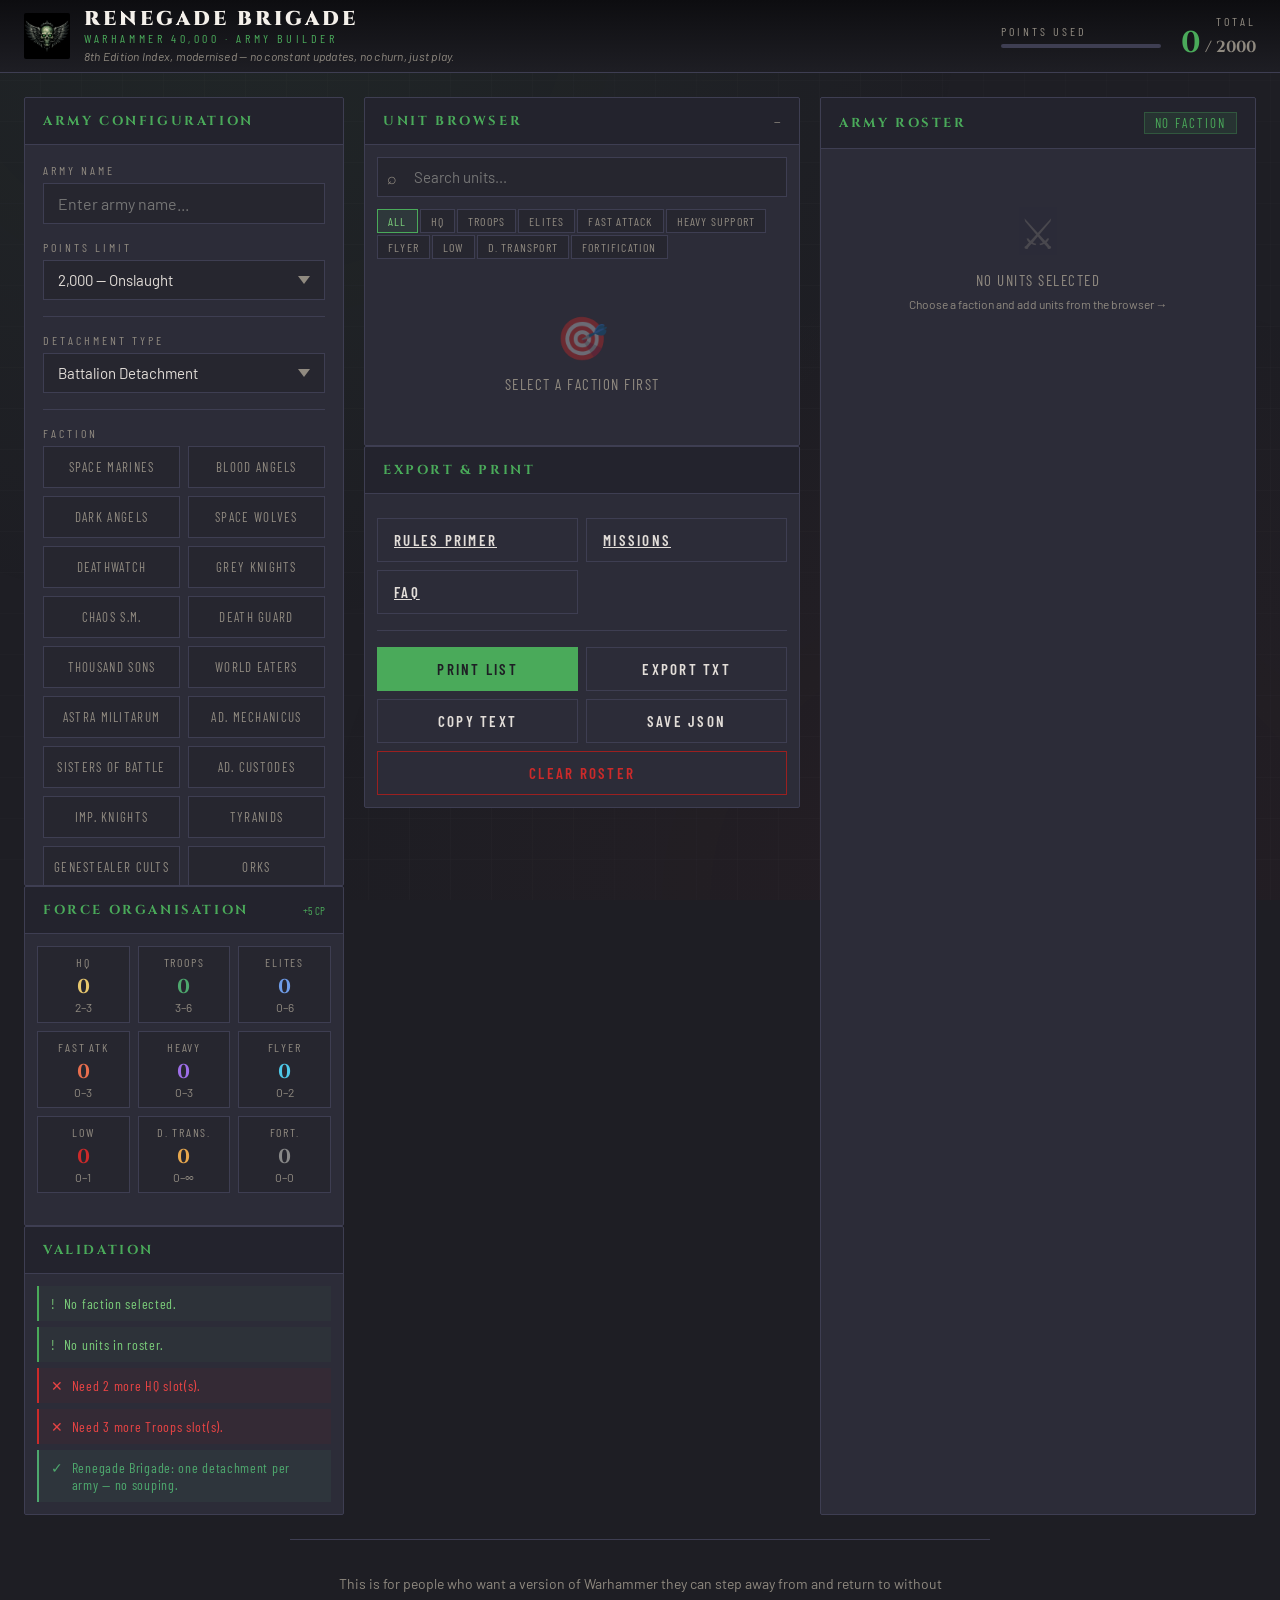
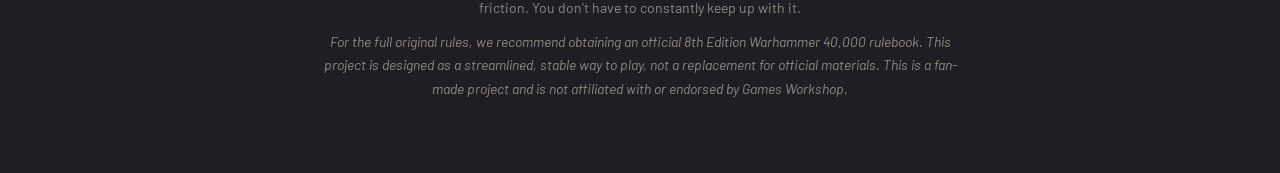
<file: index.html>
<!DOCTYPE html>
<html lang="en">
<head>
<meta charset="UTF-8">
<link rel="icon" type="image/png" href="assets/favicon.png">
<meta http-equiv="Cache-Control" content="no-cache, no-store, must-revalidate">
<meta http-equiv="Pragma" content="no-cache">
<meta http-equiv="Expires" content="0">
<meta name="viewport" content="width=device-width, initial-scale=1.0">
<title>Warhammer 40,000 — Renegade Brigade Army Builder</title>
<link rel="preconnect" href="https://fonts.googleapis.com">
<link href="https://fonts.googleapis.com/css2?family=Cinzel:wght@400;700;900&family=Barlow+Condensed:wght@300;400;600;700&family=Barlow:wght@300;400;500&display=swap" rel="stylesheet">
<link rel="stylesheet" href="css/app.css?v=4">
</head>
<body>

<header>
  <div class="header-inner">
    <div class="logo">
      <img src="assets/logo.png" alt="Renegade Brigade" style="width:46px;height:46px;object-fit:contain;border-radius:2px;">
      <div>
        <div class="logo-text">RENEGADE BRIGADE</div>
        <div class="logo-sub">Warhammer 40,000 · Army Builder</div>
        <div class="logo-tagline">8th Edition Index, modernised — no constant updates, no churn, just play.</div>
      </div>
    </div>
    <div class="header-points">
      <div class="points-bar-wrap">
        <div class="points-label">Points Used</div>
        <div class="points-bar-track">
          <div class="points-bar-fill" id="ptsBar"></div>
        </div>
      </div>
      <div class="points-display">
        <div class="points-label">Total</div>
        <div class="points-value">
          <span id="totalPts">0</span><span class="points-limit"> / <span id="ptsLimit">2000</span></span>
        </div>
      </div>
    </div>
  </div>
</header>

<!-- MOBILE TAB NAV (hidden on desktop) -->
<nav class="mobile-tabs" id="mobileTabs">
  <button class="mobile-tab active" onclick="switchTab('config')" id="tab-config">
    <span class="mobile-tab-icon">⚙</span>
    <span class="mobile-tab-label">Config</span>
  </button>
  <button class="mobile-tab" onclick="switchTab('browse')" id="tab-browse">
    <span class="mobile-tab-icon">+</span>
    <span class="mobile-tab-label">Add Units</span>
  </button>
  <button class="mobile-tab" onclick="switchTab('roster')" id="tab-roster">
    <span class="mobile-tab-icon">⚔</span>
    <span class="mobile-tab-label">Roster</span>
  </button>
</nav>

<div class="app">

  <!-- LEFT COLUMN: Config -->
  <div class="col-left" data-tab="config" style="display:flex;flex-direction:column;gap:16px;">

    <!-- Army Config -->
    <div class="panel">
      <div class="panel-header">
        <span class="panel-title">Army Configuration</span>
      </div>
      <div class="panel-body">
        <div class="army-name-wrap">
          <label class="field-label">Army Name</label>
          <input class="field-input" id="armyName" type="text" placeholder="Enter army name...">
        </div>
        <label class="field-label">Points Limit</label>
        <select class="field-select" id="ptsLimitSelect" onchange="updatePtsLimit()">
          <option value="500">500 — Combat Patrol</option>
          <option value="1000">1,000 — Incursion</option>
          <option value="1500">1,500 — Strike Force</option>
          <option value="2000" selected>2,000 — Onslaught</option>
          <option value="2500">2,500 — Assault</option>
          <option value="3000">3,000 — Siege</option>
        </select>
        <div class="divider"></div>
        <label class="field-label">Detachment Type</label>
        <select class="field-select" id="detachmentType">
          <option value="battalion">Battalion Detachment</option>
          <option value="brigade">Brigade Detachment</option>
          <option value="patrol">Patrol Detachment</option>
          <option value="outrider">Outrider Detachment</option>
          <option value="spearhead">Spearhead Detachment</option>
          <option value="vanguard">Vanguard Detachment</option>
          <option value="supreme">Supreme Command Detachment</option>
          <option value="superheavy">Super Heavy Detachment</option>
          <option value="airwing">Air Wing Detachment</option>
          <option value="superheavyauxiliary">Super Heavy Auxiliary Detachment</option>
          <option value="fortificationnetwork">Fortification Network Detachment</option>
          <option value="auxiliary">Auxiliary Support Detachment</option>
        </select>
        <div class="divider"></div>
        <label class="field-label">Faction</label>
        <div class="faction-grid" id="factionGrid"></div>
      </div>
    </div>

    <!-- Force Org -->
    <div class="panel">
      <div class="panel-header">
        <span class="panel-title">Force Organisation</span>
        <span id="cpDisplay" style="font-family:'Barlow Condensed',sans-serif;font-size:11px;color:var(--gold);">+5 CP</span>
      </div>
      <div class="panel-body" style="padding:12px;">
        <div class="force-org" id="forceOrg"></div>
      </div>
    </div>

    <!-- Validation -->
    <div class="panel">
      <div class="panel-header">
        <span class="panel-title">Validation</span>
      </div>
      <div class="panel-body" style="padding:12px;">
        <div class="validation-list" id="validationList"></div>
      </div>
    </div>

  </div>

  <!-- CENTRE COLUMN: Unit Browser + Export -->
  <div class="col-browser" data-tab="browse" style="display:flex;flex-direction:column;gap:16px;">

    <div class="panel" style="flex:1;">
      <div class="panel-header">
        <span class="panel-title">Unit Browser</span>
        <span id="unitCount" style="font-family:'Barlow Condensed',sans-serif;font-size:11px;color:var(--muted);">—</span>
      </div>
      <div class="panel-body" style="padding:12px;">
        <div class="search-wrap">
          <input class="search-input" id="unitSearch" type="text" placeholder="Search units..." oninput="renderUnitBrowser()">
        </div>
        <div class="role-tabs" id="roleTabs"></div>
        <div class="unit-list" id="unitList"></div>
      </div>
    </div>

    <div class="panel">
      <div class="panel-header">
        <span class="panel-title">Export &amp; Print</span>
      </div>
      <div class="panel-body" style="padding:12px;">
        <div class="export-btns">
          <a class="btn btn-outline" href="rules.html" target="_blank">Rules Primer</a>
          <a class="btn btn-outline" href="missions.html" target="_blank">Missions</a>
          <a class="btn btn-outline" href="faq.html" target="_blank">FAQ</a>
        </div>
        <div class="divider"></div>
        <div class="export-btns">
          <button class="btn btn-primary" onclick="printList()">Print List</button>
          <button class="btn btn-outline" onclick="exportTxt()">Export TXT</button>
          <button class="btn btn-outline" onclick="copyToClipboard()">Copy Text</button>
          <button class="btn btn-outline" onclick="saveList()">Save JSON</button>
          <button class="btn btn-danger" onclick="clearRoster()">Clear Roster</button>
        </div>
      </div>
    </div>

  </div>

  <!-- RIGHT COLUMN: Roster -->
  <div class="col-roster" data-tab="roster">
    <div class="panel" style="height:100%;">
      <div class="panel-header">
        <span class="panel-title">Army Roster</span>
        <span id="factionBadge" class="faction-badge">No Faction</span>
      </div>
      <div class="panel-body" id="rosterBody">
        <div class="empty-state">
          <div class="empty-state-icon">⚔</div>
          <div class="empty-state-text">No Units Selected</div>
          <div style="margin-top:8px;font-size:12px;color:var(--muted);">Choose a faction and add units from the browser ←</div>
        </div>
      </div>
    </div>
  </div>

</div>

<!-- FACTION CHANGE MODAL -->
<div id="factionModal" style="display:none;position:fixed;inset:0;z-index:1000;background:rgba(0,0,0,0.75);align-items:center;justify-content:center;">
  <div style="background:var(--panel);border:1px solid var(--border);padding:32px;max-width:420px;width:90%;">
    <div style="font-family:'Cinzel',serif;font-size:14px;letter-spacing:0.15em;color:var(--gold);margin-bottom:12px;text-transform:uppercase;">Change Faction</div>
    <div style="font-family:'Barlow',sans-serif;font-size:14px;color:var(--text);margin-bottom:8px;">You already have units in your roster.</div>
    <div style="font-family:'Barlow',sans-serif;font-size:13px;color:var(--muted);margin-bottom:28px;line-height:1.6;">Switching faction will clear your current roster. This cannot be undone.</div>
    <div style="display:flex;gap:10px;justify-content:flex-end;">
      <button onclick="cancelFactionChange()" style="padding:9px 20px;background:transparent;border:1px solid var(--border);color:var(--text);font-family:'Barlow Condensed',sans-serif;font-size:12px;letter-spacing:0.15em;text-transform:uppercase;cursor:pointer;">← Back</button>
      <button onclick="confirmFactionChange()" style="padding:9px 20px;background:var(--red);border:1px solid var(--red-bright);color:#ff9999;font-family:'Barlow Condensed',sans-serif;font-size:12px;letter-spacing:0.15em;text-transform:uppercase;cursor:pointer;">Clear &amp; Switch</button>
    </div>
  </div>
</div>

<!-- CORE DATA -->
<script src="data/factions.js?v=4"></script>
<script src="data/weapons.js?v=4"></script>
<script src="data/army_rules.js?v=4"></script>
<script src="data/detachments.js?v=4"></script>
<script src="data/missions.js?v=4"></script>

<!-- FACTION UNIT DATA -->
<script src="data/factions/sm_shared.js?v=4"></script>
<script src="data/factions/space_marines.js?v=4"></script>
<script src="data/factions/blood_angels.js?v=4"></script>
<script src="data/factions/dark_angels.js?v=4"></script>
<script src="data/factions/space_wolves.js?v=4"></script>
<script src="data/factions/grey_knights.js?v=4"></script>
<script src="data/factions/deathwatch.js?v=4"></script>
<script src="data/factions/astra_militarum.js?v=4"></script>
<script src="data/factions/adeptus_mechanicus.js?v=4"></script>
<script src="data/factions/sisters_of_battle.js?v=4"></script>
<script src="data/factions/adeptus_custodes.js?v=4"></script>
<script src="data/factions/imperial_knights.js?v=4"></script>
<script src="data/factions/csm_shared.js?v=4"></script>
    <script src="data/factions/chaos_space_marines.js?v=4"></script>
<script src="data/factions/thousand_sons.js?v=4"></script>
<script src="data/factions/death_guard.js?v=4"></script>
<script src="data/factions/world_eaters.js?v=4"></script>
<script src="data/factions/emperors_children.js?v=4"></script>
<script src="data/factions/chaos_daemons.js?v=4"></script>
<script src="data/factions/eldar.js?v=4"></script>
<script src="data/factions/harlequins.js?v=4"></script>
<script src="data/factions/dark_eldar.js?v=4"></script>
<script src="data/factions/tau.js?v=4"></script>
<script src="data/factions/tyranids.js?v=4"></script>
<script src="data/factions/necrons.js?v=4"></script>
<script src="data/factions/orks.js?v=4"></script>
<script src="data/factions/genestealer_cults.js?v=4"></script>
<script src="data/factions/leagues_of_votann.js?v=4"></script>
<script src="data/factions/black_templars.js?v=4"></script>

<!-- FACTION MAP (builds UNITS from above) -->
<script src="data/faction_map.js?v=4"></script>

<!-- APP LOGIC -->
<script src="js/app.js?v=4"></script>

<footer class="app-footer">
  <p>This is for people who want a version of Warhammer they can step away from and return to without friction. You don't have to constantly keep up with it.</p>
  <p><em>For the full original rules, we recommend obtaining an official 8th Edition Warhammer 40,000 rulebook. This project is designed as a streamlined, stable way to play, not a replacement for official materials. This is a fan-made project and is not affiliated with or endorsed by Games Workshop.</em></p>
</footer>
</body>
</html>
</file>
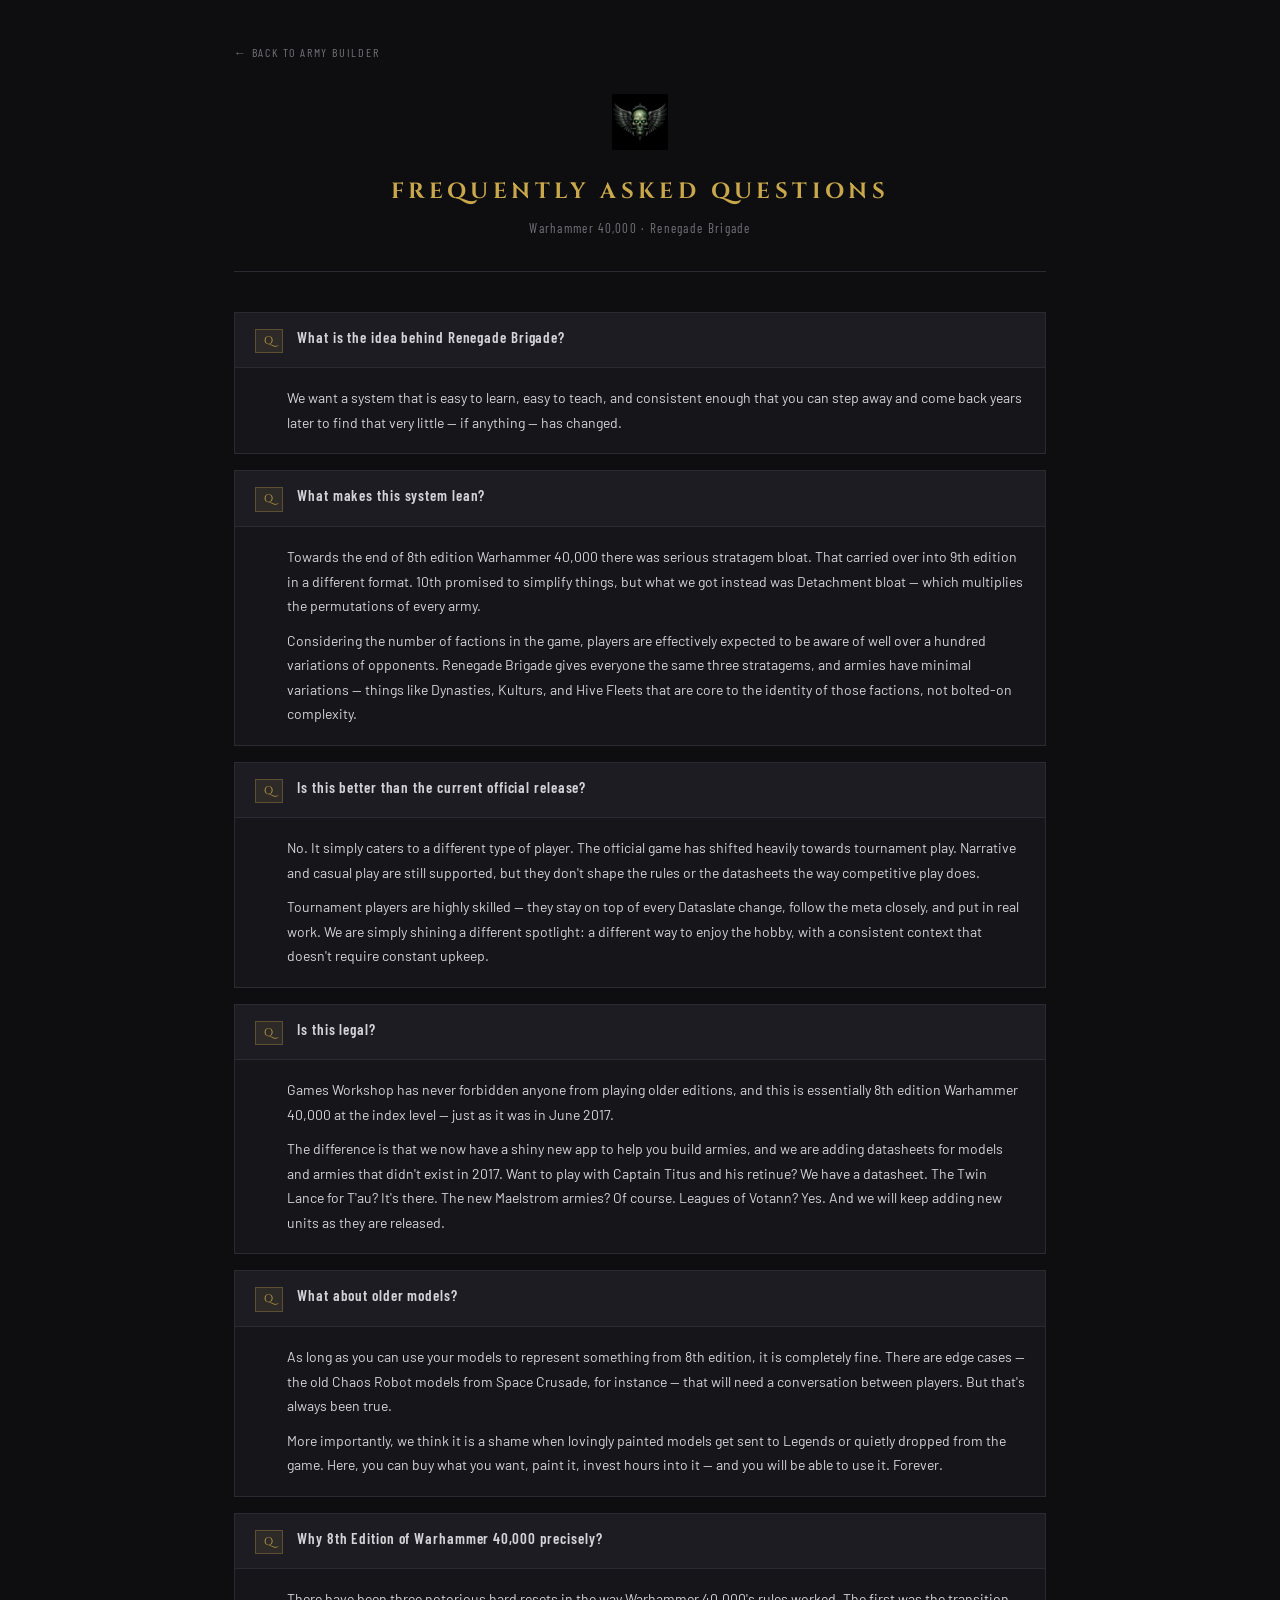
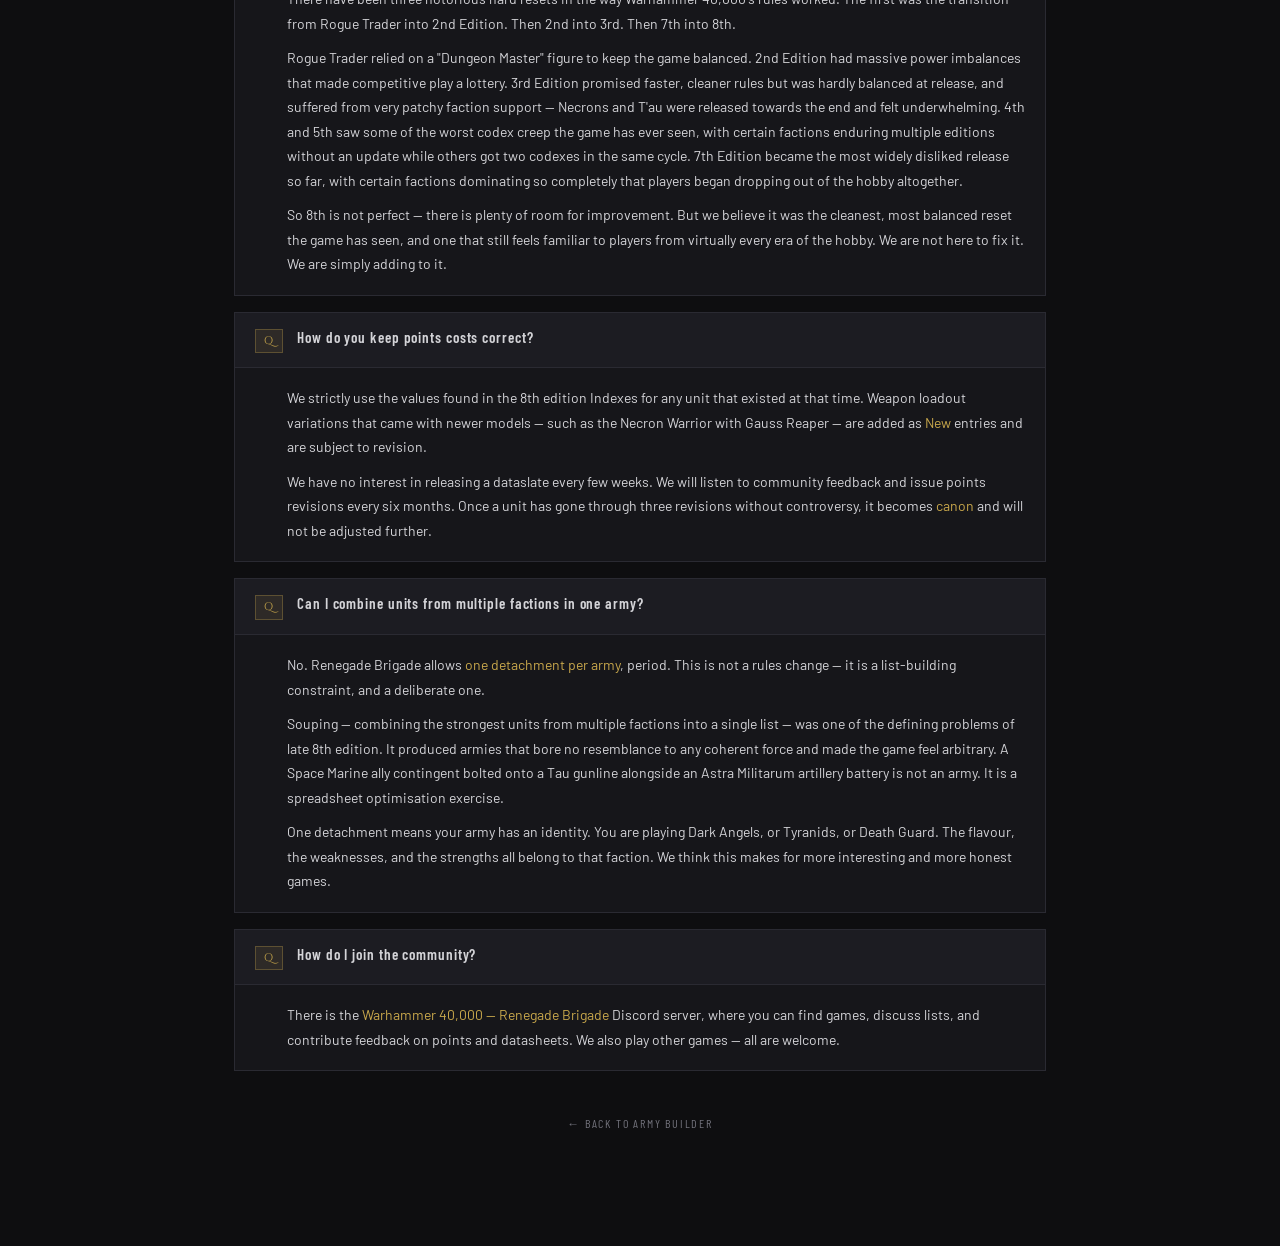
<file: faq.html>
<!DOCTYPE html>
<html lang="en">
<head>
<meta charset="UTF-8">
<meta name="viewport" content="width=device-width, initial-scale=1.0">
<title>Warhammer 40,000 — Renegade Brigade FAQ</title>
<link rel="preconnect" href="https://fonts.googleapis.com">
<link href="https://fonts.googleapis.com/css2?family=Cinzel:wght@400;700&family=Barlow+Condensed:wght@300;400;600;700&family=Barlow:wght@300;400;500&display=swap" rel="stylesheet">
<style>
  :root {
    --bg: #0e0e10;
    --panel: #16161a;
    --border: #2a2a32;
    --text: #d4d4d8;
    --muted: #71717a;
    --gold: #c9a84c;
    --green: #4aaa5a;
    --red: #8b2020;
  }

  * { box-sizing: border-box; margin: 0; padding: 0; }

  body {
    background: var(--bg);
    color: var(--text);
    font-family: 'Barlow', sans-serif;
    font-size: 14px;
    line-height: 1.7;
    max-width: 860px;
    margin: 0 auto;
    padding: 40px 24px 80px;
  }

  .page-header {
    text-align: center;
    border-bottom: 1px solid var(--border);
    padding-bottom: 32px;
    margin-bottom: 40px;
  }

  .page-header img {
    width: 56px; height: 56px;
    object-fit: contain;
    margin-bottom: 16px;
  }

  .page-header h1 {
    font-family: 'Cinzel', serif;
    font-size: 22px;
    letter-spacing: 0.2em;
    color: var(--gold);
    text-transform: uppercase;
    margin-bottom: 6px;
  }

  .page-header p {
    font-family: 'Barlow Condensed', sans-serif;
    font-size: 13px;
    color: var(--muted);
    letter-spacing: 0.1em;
  }

  .back-link {
    display: inline-block;
    font-family: 'Barlow Condensed', sans-serif;
    font-size: 12px;
    letter-spacing: 0.15em;
    text-transform: uppercase;
    color: var(--muted);
    text-decoration: none;
    margin-bottom: 32px;
  }
  .back-link:hover { color: var(--green); }

  /* ── FAQ ENTRIES ── */
  .faq-entry {
    background: var(--panel);
    border: 1px solid var(--border);
    margin-bottom: 16px;
    overflow: hidden;
  }

  .faq-question {
    background: #1c1c22;
    border-bottom: 1px solid var(--border);
    padding: 14px 20px;
    display: flex;
    align-items: flex-start;
    gap: 14px;
  }

  .faq-q-marker {
    font-family: 'Cinzel', serif;
    font-size: 11px;
    color: var(--gold);
    background: rgba(201,168,76,0.1);
    border: 1px solid rgba(201,168,76,0.3);
    padding: 2px 8px;
    letter-spacing: 0.1em;
    flex-shrink: 0;
    margin-top: 2px;
  }

  .faq-question-text {
    font-family: 'Barlow Condensed', sans-serif;
    font-size: 15px;
    font-weight: 600;
    letter-spacing: 0.06em;
    color: var(--text);
    line-height: 1.4;
  }

  .faq-answer {
    padding: 18px 20px 18px 52px;
  }

  .faq-answer p {
    color: var(--text);
    margin-bottom: 10px;
    line-height: 1.75;
  }

  .faq-answer p:last-child { margin-bottom: 0; }

  .faq-answer em {
    color: var(--gold);
    font-style: normal;
  }

  .faq-answer a {
    color: var(--green);
    text-decoration: none;
  }
  .faq-answer a:hover { text-decoration: underline; }

  /* ── DISCORD CTA ── */
  .discord-block {
    background: var(--panel);
    border: 1px solid var(--border);
    padding: 24px 20px;
    text-align: center;
    margin-top: 32px;
  }

  .discord-block h3 {
    font-family: 'Cinzel', serif;
    font-size: 14px;
    letter-spacing: 0.15em;
    color: var(--gold);
    text-transform: uppercase;
    margin-bottom: 10px;
  }

  .discord-block p {
    font-size: 13px;
    color: var(--muted);
    margin-bottom: 16px;
    line-height: 1.6;
  }

  .discord-btn {
    display: inline-block;
    font-family: 'Barlow Condensed', sans-serif;
    font-size: 12px;
    letter-spacing: 0.15em;
    text-transform: uppercase;
    color: var(--bg);
    background: var(--green);
    border: 1px solid var(--green);
    padding: 10px 24px;
    text-decoration: none;
    transition: opacity 0.15s;
  }
  .discord-btn:hover { opacity: 0.85; }
</style>
</head>
<body>

<a class="back-link" href="index.html">← Back to Army Builder</a>

<div class="page-header">
  <img src="assets/logo.png" alt="Renegade Brigade">
  <h1>Frequently Asked Questions</h1>
  <p>Warhammer 40,000 · Renegade Brigade</p>
</div>

<div class="faq-entry">
  <div class="faq-question">
    <span class="faq-q-marker">Q</span>
    <span class="faq-question-text">What is the idea behind Renegade Brigade?</span>
  </div>
  <div class="faq-answer">
    <p>We want a system that is easy to learn, easy to teach, and consistent enough that you can step away and come back years later to find that very little — if anything — has changed.</p>
  </div>
</div>

<div class="faq-entry">
  <div class="faq-question">
    <span class="faq-q-marker">Q</span>
    <span class="faq-question-text">What makes this system lean?</span>
  </div>
  <div class="faq-answer">
    <p>Towards the end of 8th edition Warhammer 40,000 there was serious stratagem bloat. That carried over into 9th edition in a different format. 10th promised to simplify things, but what we got instead was Detachment bloat — which multiplies the permutations of every army.</p>
    <p>Considering the number of factions in the game, players are effectively expected to be aware of well over a hundred variations of opponents. Renegade Brigade gives everyone the same three stratagems, and armies have minimal variations — things like Dynasties, Kulturs, and Hive Fleets that are core to the identity of those factions, not bolted-on complexity.</p>
  </div>
</div>

<div class="faq-entry">
  <div class="faq-question">
    <span class="faq-q-marker">Q</span>
    <span class="faq-question-text">Is this better than the current official release?</span>
  </div>
  <div class="faq-answer">
    <p>No. It simply caters to a different type of player. The official game has shifted heavily towards tournament play. Narrative and casual play are still supported, but they don't shape the rules or the datasheets the way competitive play does.</p>
    <p>Tournament players are highly skilled — they stay on top of every Dataslate change, follow the meta closely, and put in real work. We are simply shining a different spotlight: a different way to enjoy the hobby, with a consistent context that doesn't require constant upkeep.</p>
  </div>
</div>

<div class="faq-entry">
  <div class="faq-question">
    <span class="faq-q-marker">Q</span>
    <span class="faq-question-text">Is this legal?</span>
  </div>
  <div class="faq-answer">
    <p>Games Workshop has never forbidden anyone from playing older editions, and this is essentially 8th edition Warhammer 40,000 at the index level — just as it was in June 2017.</p>
    <p>The difference is that we now have a shiny new app to help you build armies, and we are adding datasheets for models and armies that didn't exist in 2017. Want to play with Captain Titus and his retinue? We have a datasheet. The Twin Lance for T'au? It's there. The new Maelstrom armies? Of course. Leagues of Votann? Yes. And we will keep adding new units as they are released.</p>
  </div>
</div>

<div class="faq-entry">
  <div class="faq-question">
    <span class="faq-q-marker">Q</span>
    <span class="faq-question-text">What about older models?</span>
  </div>
  <div class="faq-answer">
    <p>As long as you can use your models to represent something from 8th edition, it is completely fine. There are edge cases — the old Chaos Robot models from Space Crusade, for instance — that will need a conversation between players. But that's always been true.</p>
    <p>More importantly, we think it is a shame when lovingly painted models get sent to Legends or quietly dropped from the game. Here, you can buy what you want, paint it, invest hours into it — and you will be able to use it. Forever.</p>
  </div>
</div>

<div class="faq-entry">
  <div class="faq-question">
    <span class="faq-q-marker">Q</span>
    <span class="faq-question-text">Why 8th Edition of Warhammer 40,000 precisely?</span>
  </div>
  <div class="faq-answer">
    <p>There have been three notorious hard resets in the way Warhammer 40,000's rules worked. The first was the transition from Rogue Trader into 2nd Edition. Then 2nd into 3rd. Then 7th into 8th.</p>
    <p>Rogue Trader relied on a "Dungeon Master" figure to keep the game balanced. 2nd Edition had massive power imbalances that made competitive play a lottery. 3rd Edition promised faster, cleaner rules but was hardly balanced at release, and suffered from very patchy faction support — Necrons and T'au were released towards the end and felt underwhelming. 4th and 5th saw some of the worst codex creep the game has ever seen, with certain factions enduring multiple editions without an update while others got two codexes in the same cycle. 7th Edition became the most widely disliked release so far, with certain factions dominating so completely that players began dropping out of the hobby altogether.</p>
    <p>So 8th is not perfect — there is plenty of room for improvement. But we believe it was the cleanest, most balanced reset the game has seen, and one that still feels familiar to players from virtually every era of the hobby. We are not here to fix it. We are simply adding to it.</p>
  </div>
</div>

<div class="faq-entry">
  <div class="faq-question">
    <span class="faq-q-marker">Q</span>
    <span class="faq-question-text">How do you keep points costs correct?</span>
  </div>
  <div class="faq-answer">
    <p>We strictly use the values found in the 8th edition Indexes for any unit that existed at that time. Weapon loadout variations that came with newer models — such as the Necron Warrior with Gauss Reaper — are added as <em>New</em> entries and are subject to revision.</p>
    <p>We have no interest in releasing a dataslate every few weeks. We will listen to community feedback and issue points revisions every six months. Once a unit has gone through three revisions without controversy, it becomes <em>canon</em> and will not be adjusted further.</p>
  </div>
</div>

<div class="faq-entry">
  <div class="faq-question">
    <span class="faq-q-marker">Q</span>
    <span class="faq-question-text">Can I combine units from multiple factions in one army?</span>
  </div>
  <div class="faq-answer">
    <p>No. Renegade Brigade allows <em>one detachment per army</em>, period. This is not a rules change — it is a list-building constraint, and a deliberate one.</p>
    <p>Souping — combining the strongest units from multiple factions into a single list — was one of the defining problems of late 8th edition. It produced armies that bore no resemblance to any coherent force and made the game feel arbitrary. A Space Marine ally contingent bolted onto a Tau gunline alongside an Astra Militarum artillery battery is not an army. It is a spreadsheet optimisation exercise.</p>
    <p>One detachment means your army has an identity. You are playing Dark Angels, or Tyranids, or Death Guard. The flavour, the weaknesses, and the strengths all belong to that faction. We think this makes for more interesting and more honest games.</p>
  </div>
</div>

<div class="faq-entry">
  <div class="faq-question">
    <span class="faq-q-marker">Q</span>
    <span class="faq-question-text">How do I join the community?</span>
  </div>
  <div class="faq-answer">
    <p>There is the <em>Warhammer 40,000 — Renegade Brigade</em> Discord server, where you can find games, discuss lists, and contribute feedback on points and datasheets. We also play other games — all are welcome.</p>
  </div>
</div>

<div style="text-align:center;margin-top:40px;">
  <a class="back-link" href="index.html">← Back to Army Builder</a>
</div>

</body>
</html>
</file>
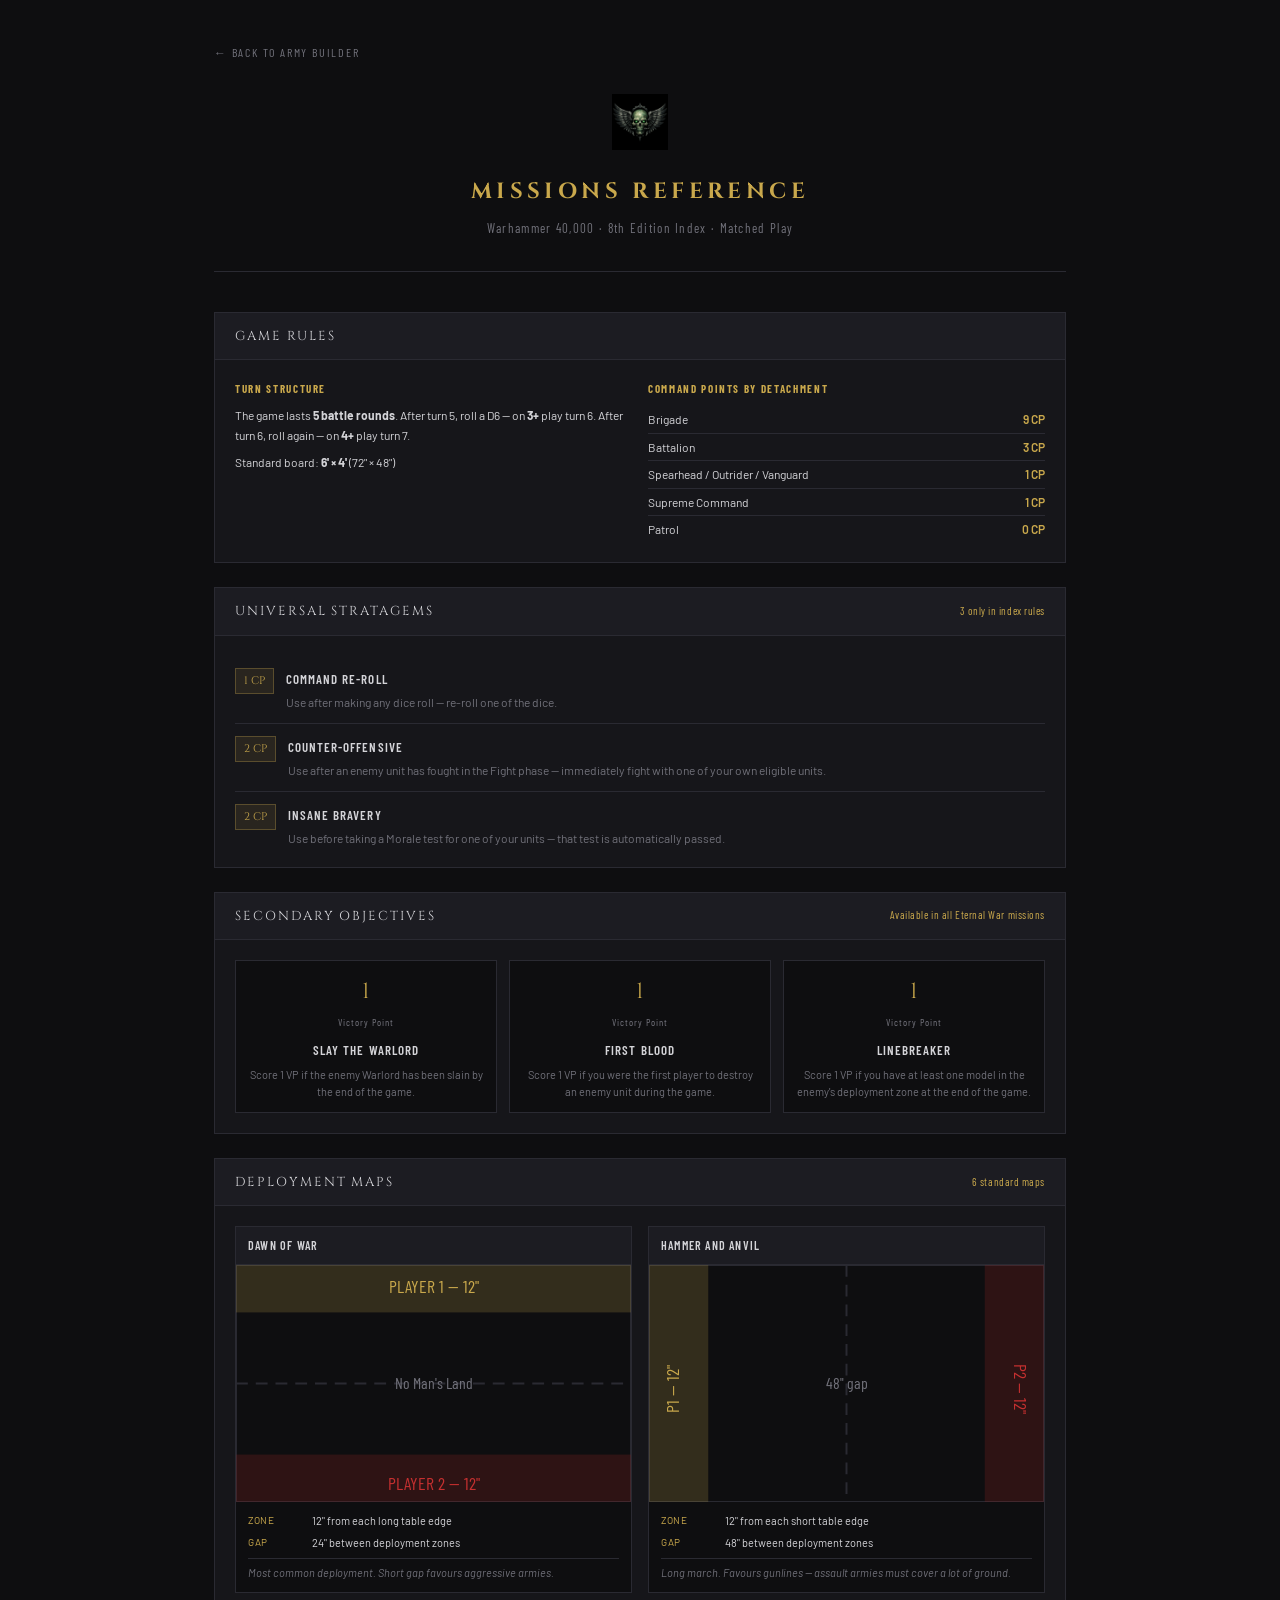
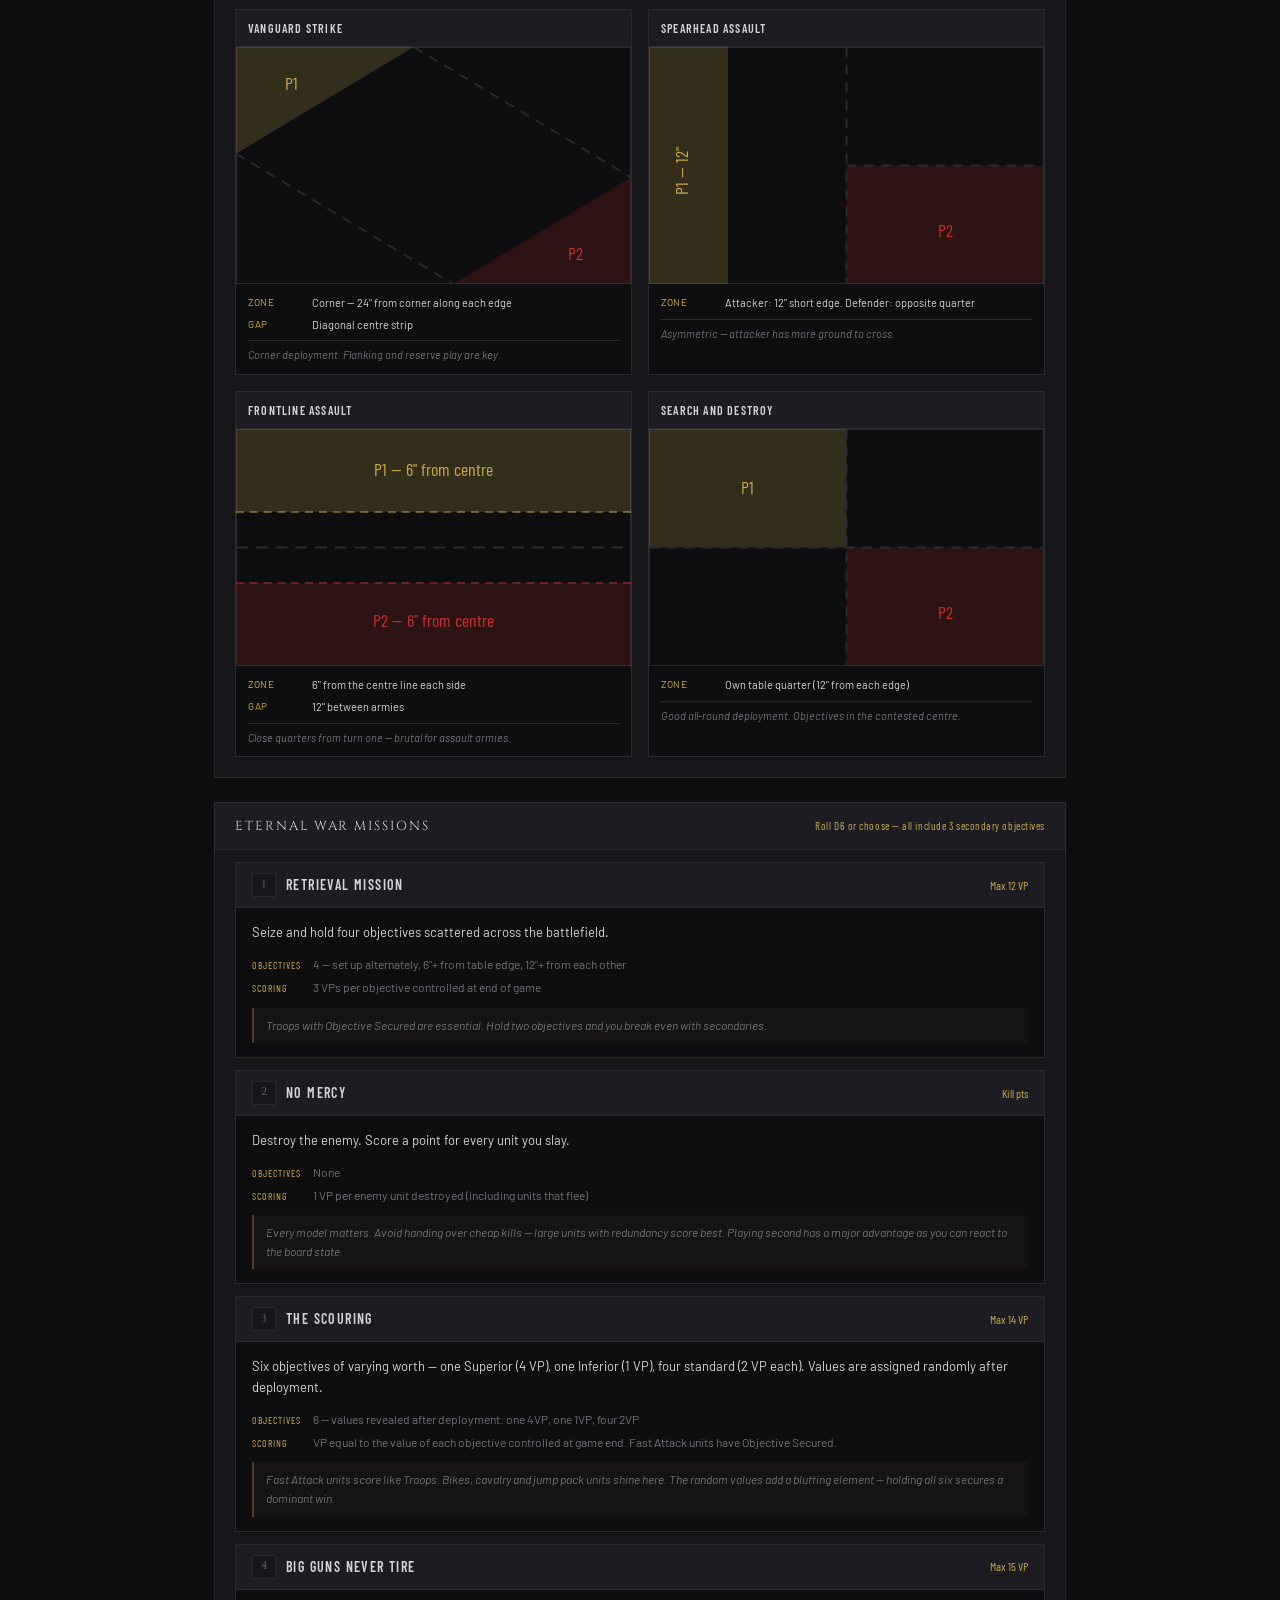
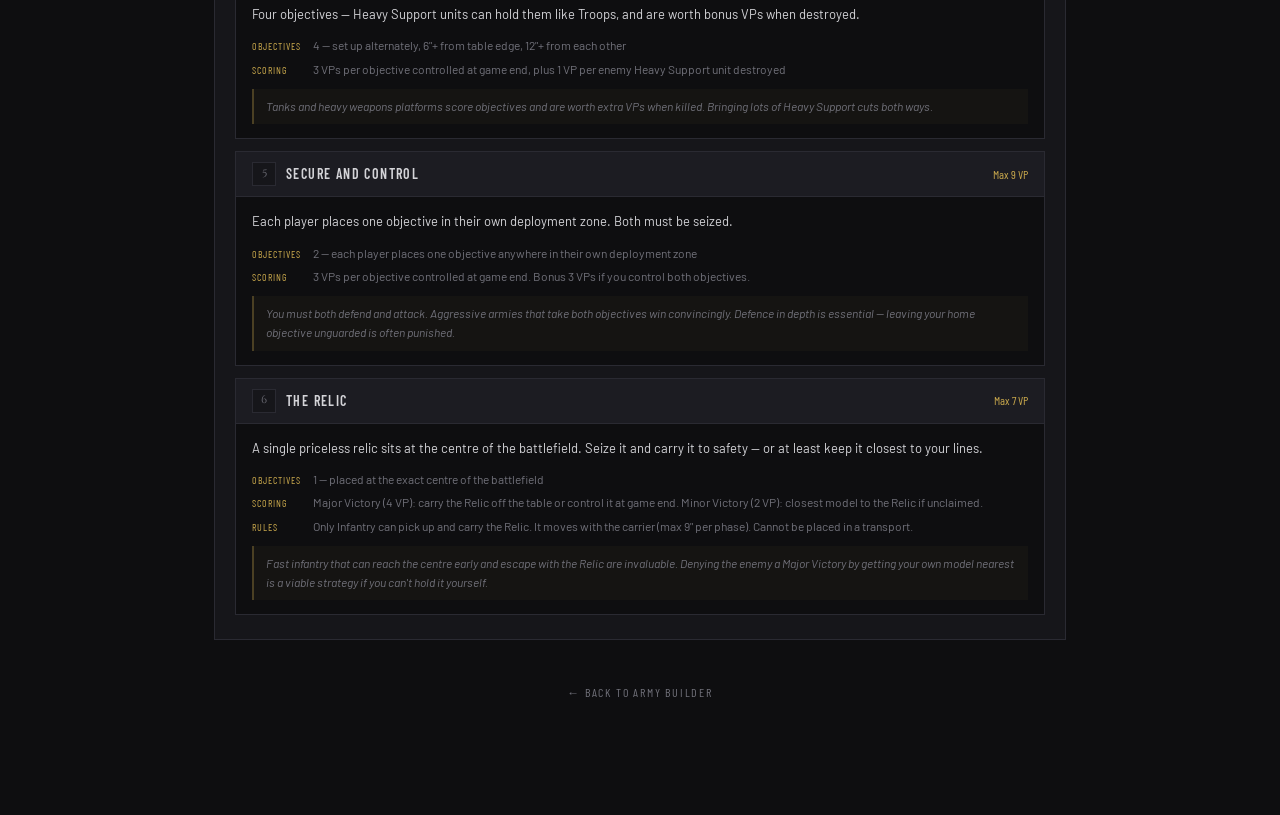
<file: missions.html>
<!DOCTYPE html>
<html lang="en">
<head>
<meta charset="UTF-8">
<meta name="viewport" content="width=device-width, initial-scale=1.0">
<title>Warhammer 40,000 — 8th Edition Missions</title>
<link rel="preconnect" href="https://fonts.googleapis.com">
<link href="https://fonts.googleapis.com/css2?family=Cinzel:wght@400;700&family=Barlow+Condensed:wght@300;400;600;700&family=Barlow:wght@300;400;500&display=swap" rel="stylesheet">
<style>
  :root {
    --bg: #0e0e10;
    --panel: #16161a;
    --border: #2a2a32;
    --text: #d4d4d8;
    --muted: #71717a;
    --gold: #c9a84c;
    --green: #4aaa5a;
    --red: #8b2020;
    --red-bright: #c53030;
  }

  * { box-sizing: border-box; margin: 0; padding: 0; }

  body {
    background: var(--bg);
    color: var(--text);
    font-family: 'Barlow', sans-serif;
    font-size: 14px;
    line-height: 1.7;
    max-width: 900px;
    margin: 0 auto;
    padding: 40px 24px 80px;
  }

  .page-header {
    text-align: center;
    border-bottom: 1px solid var(--border);
    padding-bottom: 32px;
    margin-bottom: 40px;
  }

  .page-header img {
    width: 56px; height: 56px;
    object-fit: contain;
    margin-bottom: 16px;
  }

  .page-header h1 {
    font-family: 'Cinzel', serif;
    font-size: 22px;
    letter-spacing: 0.2em;
    color: var(--gold);
    text-transform: uppercase;
    margin-bottom: 6px;
  }

  .page-header p {
    font-family: 'Barlow Condensed', sans-serif;
    font-size: 13px;
    color: var(--muted);
    letter-spacing: 0.1em;
  }

  .back-link {
    display: inline-block;
    font-family: 'Barlow Condensed', sans-serif;
    font-size: 12px;
    letter-spacing: 0.15em;
    text-transform: uppercase;
    color: var(--muted);
    text-decoration: none;
    margin-bottom: 32px;
  }
  .back-link:hover { color: var(--green); }

  /* ── SECTION ── */
  .section {
    background: var(--panel);
    border: 1px solid var(--border);
    margin-bottom: 24px;
    overflow: hidden;
  }

  .section-header {
    background: #1c1c22;
    border-bottom: 1px solid var(--border);
    padding: 12px 20px;
    display: flex;
    align-items: center;
    gap: 12px;
  }

  .section-number {
    font-family: 'Cinzel', serif;
    font-size: 11px;
    color: var(--gold);
    background: rgba(201,168,76,0.1);
    border: 1px solid rgba(201,168,76,0.3);
    padding: 2px 8px;
    letter-spacing: 0.1em;
  }

  .section-title {
    font-family: 'Cinzel', serif;
    font-size: 13px;
    letter-spacing: 0.15em;
    color: var(--text);
    text-transform: uppercase;
    flex: 1;
  }

  .section-badge {
    font-family: 'Barlow Condensed', sans-serif;
    font-size: 11px;
    color: var(--gold);
    letter-spacing: 0.05em;
  }

  .section-body {
    padding: 20px;
  }

  /* ── GAME RULES ── */
  .rules-grid {
    display: grid;
    grid-template-columns: 1fr 1fr;
    gap: 16px;
  }

  @media (max-width: 600px) { .rules-grid { grid-template-columns: 1fr; } }

  .rule-block h4 {
    font-family: 'Barlow Condensed', sans-serif;
    font-size: 11px;
    letter-spacing: 0.15em;
    text-transform: uppercase;
    color: var(--gold);
    margin-bottom: 8px;
  }

  .rule-block ul {
    list-style: none;
    padding: 0;
  }

  .rule-block ul li {
    font-size: 12px;
    color: var(--text);
    padding: 3px 0;
    border-bottom: 1px solid var(--border);
    display: flex;
    justify-content: space-between;
    gap: 8px;
  }

  .rule-block ul li:last-child { border-bottom: none; }

  .rule-block p {
    font-size: 12px;
    color: var(--text);
    line-height: 1.6;
  }

  /* ── STRATAGEMS ── */
  .stratagem {
    display: flex;
    align-items: flex-start;
    gap: 12px;
    padding: 12px 0;
    border-bottom: 1px solid var(--border);
  }
  .stratagem:last-child { border-bottom: none; padding-bottom: 0; }

  .stratagem-cp {
    font-family: 'Cinzel', serif;
    font-size: 11px;
    color: var(--gold);
    background: rgba(201,168,76,0.1);
    border: 1px solid rgba(201,168,76,0.3);
    padding: 3px 8px;
    white-space: nowrap;
    flex-shrink: 0;
  }

  .stratagem-name {
    font-family: 'Barlow Condensed', sans-serif;
    font-size: 13px;
    font-weight: 600;
    letter-spacing: 0.08em;
    color: var(--text);
    text-transform: uppercase;
    margin-bottom: 3px;
  }

  .stratagem-desc {
    font-size: 12px;
    color: var(--muted);
    line-height: 1.5;
  }

  /* ── SECONDARY OBJECTIVES ── */
  .secondary-grid {
    display: grid;
    grid-template-columns: repeat(3, 1fr);
    gap: 12px;
  }
  @media (max-width: 600px) { .secondary-grid { grid-template-columns: 1fr; } }

  .secondary-card {
    background: var(--bg);
    border: 1px solid var(--border);
    padding: 12px;
    text-align: center;
  }

  .secondary-card .vp {
    font-family: 'Cinzel', serif;
    font-size: 22px;
    color: var(--gold);
    margin-bottom: 4px;
  }

  .secondary-card .vp-label {
    font-family: 'Barlow Condensed', sans-serif;
    font-size: 10px;
    color: var(--muted);
    letter-spacing: 0.1em;
    margin-bottom: 8px;
  }

  .secondary-card .name {
    font-family: 'Barlow Condensed', sans-serif;
    font-size: 13px;
    font-weight: 600;
    letter-spacing: 0.08em;
    color: var(--text);
    text-transform: uppercase;
    margin-bottom: 6px;
  }

  .secondary-card .desc {
    font-size: 11px;
    color: var(--muted);
    line-height: 1.5;
  }

  /* ── DEPLOYMENT MAPS ── */
  .deployments-grid {
    display: grid;
    grid-template-columns: 1fr 1fr;
    gap: 16px;
  }
  @media (max-width: 600px) { .deployments-grid { grid-template-columns: 1fr; } }

  .deployment-card {
    background: var(--bg);
    border: 1px solid var(--border);
    overflow: hidden;
  }

  .deployment-card-header {
    background: #1c1c22;
    padding: 8px 12px;
    border-bottom: 1px solid var(--border);
    font-family: 'Barlow Condensed', sans-serif;
    font-size: 12px;
    font-weight: 600;
    letter-spacing: 0.1em;
    text-transform: uppercase;
    color: var(--text);
  }

  .deployment-card svg {
    display: block;
    width: 100%;
    height: auto;
  }

  .deployment-card-body {
    padding: 10px 12px;
  }

  .deployment-stat {
    display: flex;
    gap: 8px;
    font-size: 11px;
    margin-bottom: 3px;
  }

  .deployment-stat-label {
    color: var(--gold);
    font-size: 10px;
    letter-spacing: 0.06em;
    text-transform: uppercase;
    min-width: 56px;
    flex-shrink: 0;
  }

  .deployment-note {
    font-size: 11px;
    color: var(--muted);
    font-style: italic;
    margin-top: 6px;
    padding-top: 6px;
    border-top: 1px solid var(--border);
    line-height: 1.5;
  }

  /* ── MISSIONS ── */
  .mission-card {
    background: var(--bg);
    border: 1px solid var(--border);
    margin-bottom: 12px;
    overflow: hidden;
  }

  .mission-card-header {
    background: #1c1c22;
    border-bottom: 1px solid var(--border);
    padding: 10px 16px;
    display: flex;
    align-items: center;
    gap: 10px;
  }

  .mission-number {
    font-family: 'Cinzel', serif;
    font-size: 11px;
    color: var(--muted);
    background: var(--panel);
    border: 1px solid var(--border);
    width: 24px; height: 24px;
    display: flex;
    align-items: center;
    justify-content: center;
    flex-shrink: 0;
  }

  .mission-name {
    font-family: 'Barlow Condensed', sans-serif;
    font-size: 14px;
    font-weight: 600;
    letter-spacing: 0.1em;
    color: var(--text);
    text-transform: uppercase;
    flex: 1;
  }

  .mission-maxvp {
    font-family: 'Barlow Condensed', sans-serif;
    font-size: 12px;
    color: var(--gold);
  }

  .mission-body {
    padding: 14px 16px;
  }

  .mission-desc {
    font-size: 13px;
    color: var(--text);
    margin-bottom: 12px;
    line-height: 1.6;
  }

  .mission-stats {
    display: grid;
    grid-template-columns: auto 1fr;
    gap: 4px 12px;
    margin-bottom: 10px;
  }

  .mission-stat-label {
    font-family: 'Barlow Condensed', sans-serif;
    font-size: 10px;
    letter-spacing: 0.1em;
    text-transform: uppercase;
    color: var(--gold);
    padding-top: 2px;
  }

  .mission-stat-value {
    font-size: 12px;
    color: var(--muted);
    line-height: 1.6;
  }

  .mission-note {
    font-size: 12px;
    color: var(--muted);
    font-style: italic;
    padding: 8px 12px;
    background: rgba(201,168,76,0.04);
    border-left: 2px solid rgba(201,168,76,0.3);
    line-height: 1.6;
  }
</style>
</head>
<body>

<a class="back-link" href="index.html">← Back to Army Builder</a>

<div class="page-header">
  <img src="assets/logo.png" alt="Renegade Brigade">
  <h1>Missions Reference</h1>
  <p>Warhammer 40,000 · 8th Edition Index · Matched Play</p>
</div>

<!-- GAME RULES -->
<div class="section">
  <div class="section-header">
    <span class="section-title">Game Rules</span>
  </div>
  <div class="section-body">
    <div class="rules-grid">
      <div class="rule-block">
        <h4>Turn Structure</h4>
        <p>The game lasts <strong>5 battle rounds</strong>. After turn 5, roll a D6 — on <strong>3+</strong> play turn 6. After turn 6, roll again — on <strong>4+</strong> play turn 7.</p>
        <p style="margin-top:8px;">Standard board: <strong>6' × 4'</strong> (72" × 48")</p>
      </div>
      <div class="rule-block">
        <h4>Command Points by Detachment</h4>
        <ul>
          <li><span>Brigade</span><span style="color:var(--gold);font-weight:600;">9 CP</span></li>
          <li><span>Battalion</span><span style="color:var(--gold);font-weight:600;">3 CP</span></li>
          <li><span>Spearhead / Outrider / Vanguard</span><span style="color:var(--gold);font-weight:600;">1 CP</span></li>
          <li><span>Supreme Command</span><span style="color:var(--gold);font-weight:600;">1 CP</span></li>
          <li><span>Patrol</span><span style="color:var(--gold);font-weight:600;">0 CP</span></li>
        </ul>
      </div>
    </div>
  </div>
</div>

<!-- UNIVERSAL STRATAGEMS -->
<div class="section">
  <div class="section-header">
    <span class="section-title">Universal Stratagems</span>
    <span class="section-badge">3 only in index rules</span>
  </div>
  <div class="section-body">
    <div class="stratagem">
      <span class="stratagem-cp">1 CP</span>
      <div>
        <div class="stratagem-name">Command Re-roll</div>
        <div class="stratagem-desc">Use after making any dice roll — re-roll one of the dice.</div>
      </div>
    </div>
    <div class="stratagem">
      <span class="stratagem-cp">2 CP</span>
      <div>
        <div class="stratagem-name">Counter-offensive</div>
        <div class="stratagem-desc">Use after an enemy unit has fought in the Fight phase — immediately fight with one of your own eligible units.</div>
      </div>
    </div>
    <div class="stratagem">
      <span class="stratagem-cp">2 CP</span>
      <div>
        <div class="stratagem-name">Insane Bravery</div>
        <div class="stratagem-desc">Use before taking a Morale test for one of your units — that test is automatically passed.</div>
      </div>
    </div>
  </div>
</div>

<!-- SECONDARY OBJECTIVES -->
<div class="section">
  <div class="section-header">
    <span class="section-title">Secondary Objectives</span>
    <span class="section-badge">Available in all Eternal War missions</span>
  </div>
  <div class="section-body">
    <div class="secondary-grid">
      <div class="secondary-card">
        <div class="vp">1</div>
        <div class="vp-label">Victory Point</div>
        <div class="name">Slay the Warlord</div>
        <div class="desc">Score 1 VP if the enemy Warlord has been slain by the end of the game.</div>
      </div>
      <div class="secondary-card">
        <div class="vp">1</div>
        <div class="vp-label">Victory Point</div>
        <div class="name">First Blood</div>
        <div class="desc">Score 1 VP if you were the first player to destroy an enemy unit during the game.</div>
      </div>
      <div class="secondary-card">
        <div class="vp">1</div>
        <div class="vp-label">Victory Point</div>
        <div class="name">Linebreaker</div>
        <div class="desc">Score 1 VP if you have at least one model in the enemy's deployment zone at the end of the game.</div>
      </div>
    </div>
  </div>
</div>

<!-- DEPLOYMENT MAPS -->
<div class="section">
  <div class="section-header">
    <span class="section-title">Deployment Maps</span>
    <span class="section-badge">6 standard maps</span>
  </div>
  <div class="section-body">
    <div class="deployments-grid">

      <div class="deployment-card">
        <div class="deployment-card-header">Dawn of War</div>
        <svg viewBox="0 0 200 120" xmlns="http://www.w3.org/2000/svg">
          <rect x="0" y="0" width="200" height="120" fill="#0e0e10" stroke="#2a2a32" stroke-width="1"/>
          <rect x="0" y="0" width="200" height="24" fill="#c9a84c" opacity="0.2"/>
          <rect x="0" y="96" width="200" height="24" fill="#8b2020" opacity="0.25"/>
          <line x1="0" y1="60" x2="200" y2="60" stroke="#2a2a32" stroke-dasharray="6,4" stroke-width="1"/>
          <text x="100" y="14" text-anchor="middle" font-family="Barlow Condensed,sans-serif" font-size="9" fill="#c9a84c">PLAYER 1 — 12"</text>
          <text x="100" y="114" text-anchor="middle" font-family="Barlow Condensed,sans-serif" font-size="9" fill="#c53030">PLAYER 2 — 12"</text>
          <text x="100" y="63" text-anchor="middle" font-family="Barlow Condensed,sans-serif" font-size="8" fill="#71717a">No Man's Land</text>
        </svg>
        <div class="deployment-card-body">
          <div class="deployment-stat"><span class="deployment-stat-label">Zone</span><span>12" from each long table edge</span></div>
          <div class="deployment-stat"><span class="deployment-stat-label">Gap</span><span>24" between deployment zones</span></div>
          <div class="deployment-note">Most common deployment. Short gap favours aggressive armies.</div>
        </div>
      </div>

      <div class="deployment-card">
        <div class="deployment-card-header">Hammer and Anvil</div>
        <svg viewBox="0 0 200 120" xmlns="http://www.w3.org/2000/svg">
          <rect x="0" y="0" width="200" height="120" fill="#0e0e10" stroke="#2a2a32" stroke-width="1"/>
          <rect x="0" y="0" width="30" height="120" fill="#c9a84c" opacity="0.2"/>
          <rect x="170" y="0" width="30" height="120" fill="#8b2020" opacity="0.25"/>
          <line x1="100" y1="0" x2="100" y2="120" stroke="#2a2a32" stroke-dasharray="6,4" stroke-width="1"/>
          <text x="15" y="63" text-anchor="middle" font-family="Barlow Condensed,sans-serif" font-size="9" fill="#c9a84c" transform="rotate(-90,15,63)">P1 — 12"</text>
          <text x="185" y="63" text-anchor="middle" font-family="Barlow Condensed,sans-serif" font-size="9" fill="#c53030" transform="rotate(90,185,63)">P2 — 12"</text>
          <text x="100" y="63" text-anchor="middle" font-family="Barlow Condensed,sans-serif" font-size="8" fill="#71717a">48" gap</text>
        </svg>
        <div class="deployment-card-body">
          <div class="deployment-stat"><span class="deployment-stat-label">Zone</span><span>12" from each short table edge</span></div>
          <div class="deployment-stat"><span class="deployment-stat-label">Gap</span><span>48" between deployment zones</span></div>
          <div class="deployment-note">Long march. Favours gunlines — assault armies must cover a lot of ground.</div>
        </div>
      </div>

      <div class="deployment-card">
        <div class="deployment-card-header">Vanguard Strike</div>
        <svg viewBox="0 0 200 120" xmlns="http://www.w3.org/2000/svg">
          <rect x="0" y="0" width="200" height="120" fill="#0e0e10" stroke="#2a2a32" stroke-width="1"/>
          <polygon points="0,0 90,0 0,54" fill="#c9a84c" opacity="0.2"/>
          <polygon points="200,120 110,120 200,66" fill="#8b2020" opacity="0.25"/>
          <line x1="90" y1="0" x2="200" y2="66" stroke="#2a2a32" stroke-dasharray="5,4" stroke-width="1"/>
          <line x1="0" y1="54" x2="110" y2="120" stroke="#2a2a32" stroke-dasharray="5,4" stroke-width="1"/>
          <text x="28" y="22" text-anchor="middle" font-family="Barlow Condensed,sans-serif" font-size="9" fill="#c9a84c">P1</text>
          <text x="172" y="108" text-anchor="middle" font-family="Barlow Condensed,sans-serif" font-size="9" fill="#c53030">P2</text>
        </svg>
        <div class="deployment-card-body">
          <div class="deployment-stat"><span class="deployment-stat-label">Zone</span><span>Corner — 24" from corner along each edge</span></div>
          <div class="deployment-stat"><span class="deployment-stat-label">Gap</span><span>Diagonal centre strip</span></div>
          <div class="deployment-note">Corner deployment. Flanking and reserve play are key.</div>
        </div>
      </div>

      <div class="deployment-card">
        <div class="deployment-card-header">Spearhead Assault</div>
        <svg viewBox="0 0 200 120" xmlns="http://www.w3.org/2000/svg">
          <rect x="0" y="0" width="200" height="120" fill="#0e0e10" stroke="#2a2a32" stroke-width="1"/>
          <rect x="0" y="0" width="40" height="120" fill="#c9a84c" opacity="0.2"/>
          <rect x="100" y="60" width="100" height="60" fill="#8b2020" opacity="0.25"/>
          <line x1="100" y1="0" x2="100" y2="120" stroke="#2a2a32" stroke-dasharray="5,4" stroke-width="1"/>
          <line x1="100" y1="60" x2="200" y2="60" stroke="#2a2a32" stroke-dasharray="5,4" stroke-width="1"/>
          <text x="20" y="63" text-anchor="middle" font-family="Barlow Condensed,sans-serif" font-size="9" fill="#c9a84c" transform="rotate(-90,20,63)">P1 — 12"</text>
          <text x="150" y="96" text-anchor="middle" font-family="Barlow Condensed,sans-serif" font-size="9" fill="#c53030">P2</text>
        </svg>
        <div class="deployment-card-body">
          <div class="deployment-stat"><span class="deployment-stat-label">Zone</span><span>Attacker: 12" short edge. Defender: opposite quarter</span></div>
          <div class="deployment-note">Asymmetric — attacker has more ground to cross.</div>
        </div>
      </div>

      <div class="deployment-card">
        <div class="deployment-card-header">Frontline Assault</div>
        <svg viewBox="0 0 200 120" xmlns="http://www.w3.org/2000/svg">
          <rect x="0" y="0" width="200" height="120" fill="#0e0e10" stroke="#2a2a32" stroke-width="1"/>
          <rect x="0" y="0" width="200" height="42" fill="#c9a84c" opacity="0.2"/>
          <rect x="0" y="78" width="200" height="42" fill="#8b2020" opacity="0.25"/>
          <line x1="0" y1="42" x2="200" y2="42" stroke="#c9a84c" stroke-dasharray="4,3" stroke-width="1" opacity="0.5"/>
          <line x1="0" y1="78" x2="200" y2="78" stroke="#c53030" stroke-dasharray="4,3" stroke-width="1" opacity="0.5"/>
          <line x1="0" y1="60" x2="200" y2="60" stroke="#2a2a32" stroke-dasharray="6,4" stroke-width="1"/>
          <text x="100" y="24" text-anchor="middle" font-family="Barlow Condensed,sans-serif" font-size="9" fill="#c9a84c">P1 — 6" from centre</text>
          <text x="100" y="100" text-anchor="middle" font-family="Barlow Condensed,sans-serif" font-size="9" fill="#c53030">P2 — 6" from centre</text>
        </svg>
        <div class="deployment-card-body">
          <div class="deployment-stat"><span class="deployment-stat-label">Zone</span><span>6" from the centre line each side</span></div>
          <div class="deployment-stat"><span class="deployment-stat-label">Gap</span><span>12" between armies</span></div>
          <div class="deployment-note">Close quarters from turn one — brutal for assault armies.</div>
        </div>
      </div>

      <div class="deployment-card">
        <div class="deployment-card-header">Search and Destroy</div>
        <svg viewBox="0 0 200 120" xmlns="http://www.w3.org/2000/svg">
          <rect x="0" y="0" width="200" height="120" fill="#0e0e10" stroke="#2a2a32" stroke-width="1"/>
          <rect x="0" y="0" width="100" height="60" fill="#c9a84c" opacity="0.2"/>
          <rect x="100" y="60" width="100" height="60" fill="#8b2020" opacity="0.25"/>
          <line x1="100" y1="0" x2="100" y2="120" stroke="#2a2a32" stroke-dasharray="5,4" stroke-width="1"/>
          <line x1="0" y1="60" x2="200" y2="60" stroke="#2a2a32" stroke-dasharray="5,4" stroke-width="1"/>
          <text x="50" y="33" text-anchor="middle" font-family="Barlow Condensed,sans-serif" font-size="9" fill="#c9a84c">P1</text>
          <text x="150" y="96" text-anchor="middle" font-family="Barlow Condensed,sans-serif" font-size="9" fill="#c53030">P2</text>
        </svg>
        <div class="deployment-card-body">
          <div class="deployment-stat"><span class="deployment-stat-label">Zone</span><span>Own table quarter (12" from each edge)</span></div>
          <div class="deployment-note">Good all-round deployment. Objectives in the contested centre.</div>
        </div>
      </div>

    </div>
  </div>
</div>

<!-- ETERNAL WAR MISSIONS -->
<div class="section">
  <div class="section-header">
    <span class="section-title">Eternal War Missions</span>
    <span class="section-badge">Roll D6 or choose — all include 3 secondary objectives</span>
  </div>
  <div class="section-body" style="padding:12px 20px;">

    <div class="mission-card">
      <div class="mission-card-header">
        <span class="mission-number">1</span>
        <span class="mission-name">Retrieval Mission</span>
        <span class="mission-maxvp">Max 12 VP</span>
      </div>
      <div class="mission-body">
        <div class="mission-desc">Seize and hold four objectives scattered across the battlefield.</div>
        <div class="mission-stats">
          <span class="mission-stat-label">Objectives</span><span class="mission-stat-value">4 — set up alternately, 6"+ from table edge, 12"+ from each other</span>
          <span class="mission-stat-label">Scoring</span><span class="mission-stat-value">3 VPs per objective controlled at end of game</span>
        </div>
        <div class="mission-note">Troops with Objective Secured are essential. Hold two objectives and you break even with secondaries.</div>
      </div>
    </div>

    <div class="mission-card">
      <div class="mission-card-header">
        <span class="mission-number">2</span>
        <span class="mission-name">No Mercy</span>
        <span class="mission-maxvp">Kill pts</span>
      </div>
      <div class="mission-body">
        <div class="mission-desc">Destroy the enemy. Score a point for every unit you slay.</div>
        <div class="mission-stats">
          <span class="mission-stat-label">Objectives</span><span class="mission-stat-value">None</span>
          <span class="mission-stat-label">Scoring</span><span class="mission-stat-value">1 VP per enemy unit destroyed (including units that flee)</span>
        </div>
        <div class="mission-note">Every model matters. Avoid handing over cheap kills — large units with redundancy score best. Playing second has a major advantage as you can react to the board state.</div>
      </div>
    </div>

    <div class="mission-card">
      <div class="mission-card-header">
        <span class="mission-number">3</span>
        <span class="mission-name">The Scouring</span>
        <span class="mission-maxvp">Max 14 VP</span>
      </div>
      <div class="mission-body">
        <div class="mission-desc">Six objectives of varying worth — one Superior (4 VP), one Inferior (1 VP), four standard (2 VP each). Values are assigned randomly after deployment.</div>
        <div class="mission-stats">
          <span class="mission-stat-label">Objectives</span><span class="mission-stat-value">6 — values revealed after deployment: one 4VP, one 1VP, four 2VP</span>
          <span class="mission-stat-label">Scoring</span><span class="mission-stat-value">VP equal to the value of each objective controlled at game end. Fast Attack units have Objective Secured.</span>
        </div>
        <div class="mission-note">Fast Attack units score like Troops. Bikes, cavalry and jump pack units shine here. The random values add a bluffing element — holding all six secures a dominant win.</div>
      </div>
    </div>

    <div class="mission-card">
      <div class="mission-card-header">
        <span class="mission-number">4</span>
        <span class="mission-name">Big Guns Never Tire</span>
        <span class="mission-maxvp">Max 15 VP</span>
      </div>
      <div class="mission-body">
        <div class="mission-desc">Four objectives — Heavy Support units can hold them like Troops, and are worth bonus VPs when destroyed.</div>
        <div class="mission-stats">
          <span class="mission-stat-label">Objectives</span><span class="mission-stat-value">4 — set up alternately, 6"+ from table edge, 12"+ from each other</span>
          <span class="mission-stat-label">Scoring</span><span class="mission-stat-value">3 VPs per objective controlled at game end, plus 1 VP per enemy Heavy Support unit destroyed</span>
        </div>
        <div class="mission-note">Tanks and heavy weapons platforms score objectives and are worth extra VPs when killed. Bringing lots of Heavy Support cuts both ways.</div>
      </div>
    </div>

    <div class="mission-card">
      <div class="mission-card-header">
        <span class="mission-number">5</span>
        <span class="mission-name">Secure and Control</span>
        <span class="mission-maxvp">Max 9 VP</span>
      </div>
      <div class="mission-body">
        <div class="mission-desc">Each player places one objective in their own deployment zone. Both must be seized.</div>
        <div class="mission-stats">
          <span class="mission-stat-label">Objectives</span><span class="mission-stat-value">2 — each player places one objective anywhere in their own deployment zone</span>
          <span class="mission-stat-label">Scoring</span><span class="mission-stat-value">3 VPs per objective controlled at game end. Bonus 3 VPs if you control both objectives.</span>
        </div>
        <div class="mission-note">You must both defend and attack. Aggressive armies that take both objectives win convincingly. Defence in depth is essential — leaving your home objective unguarded is often punished.</div>
      </div>
    </div>

    <div class="mission-card">
      <div class="mission-card-header">
        <span class="mission-number">6</span>
        <span class="mission-name">The Relic</span>
        <span class="mission-maxvp">Max 7 VP</span>
      </div>
      <div class="mission-body">
        <div class="mission-desc">A single priceless relic sits at the centre of the battlefield. Seize it and carry it to safety — or at least keep it closest to your lines.</div>
        <div class="mission-stats">
          <span class="mission-stat-label">Objectives</span><span class="mission-stat-value">1 — placed at the exact centre of the battlefield</span>
          <span class="mission-stat-label">Scoring</span><span class="mission-stat-value">Major Victory (4 VP): carry the Relic off the table or control it at game end. Minor Victory (2 VP): closest model to the Relic if unclaimed.</span>
          <span class="mission-stat-label">Rules</span><span class="mission-stat-value">Only Infantry can pick up and carry the Relic. It moves with the carrier (max 9" per phase). Cannot be placed in a transport.</span>
        </div>
        <div class="mission-note">Fast infantry that can reach the centre early and escape with the Relic are invaluable. Denying the enemy a Major Victory by getting your own model nearest is a viable strategy if you can't hold it yourself.</div>
      </div>
    </div>

  </div>
</div>

<div style="text-align:center;margin-top:40px;">
  <a class="back-link" href="index.html">← Back to Army Builder</a>
</div>

</body>
</html>
</file>
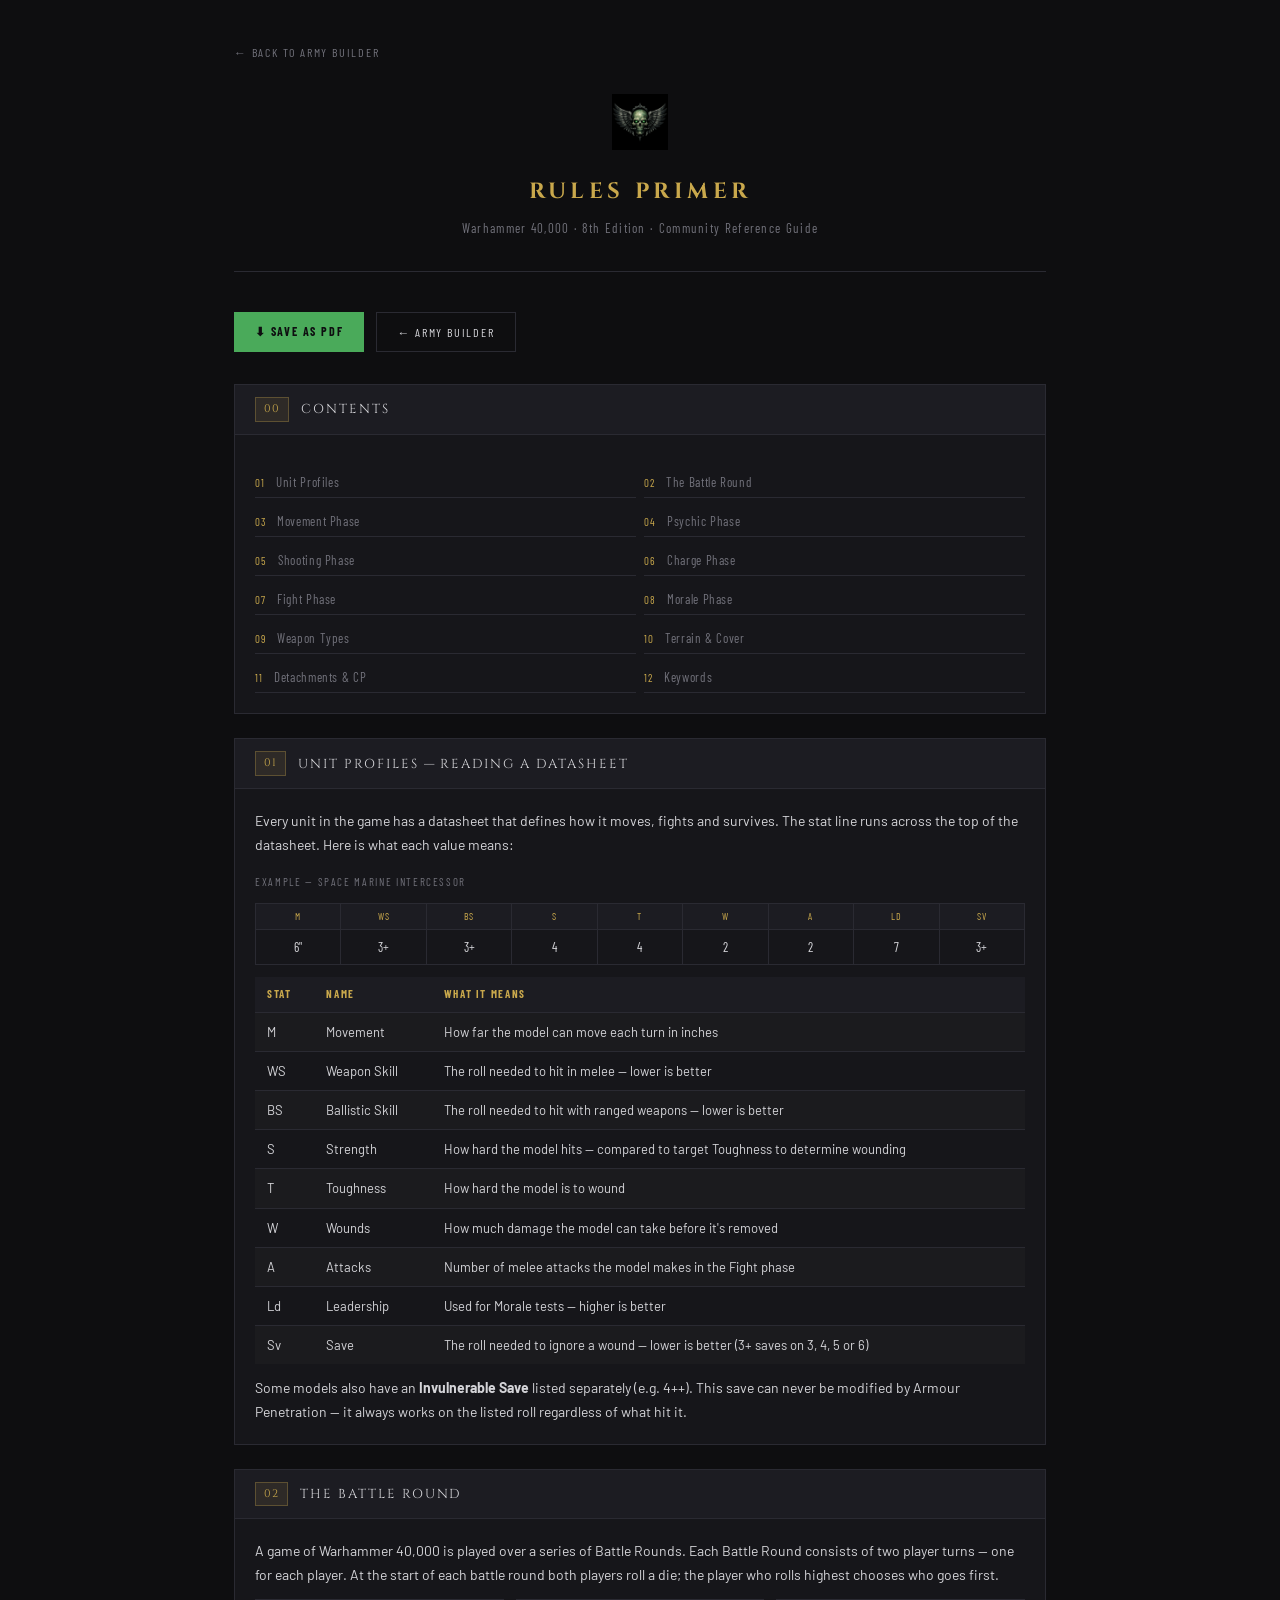
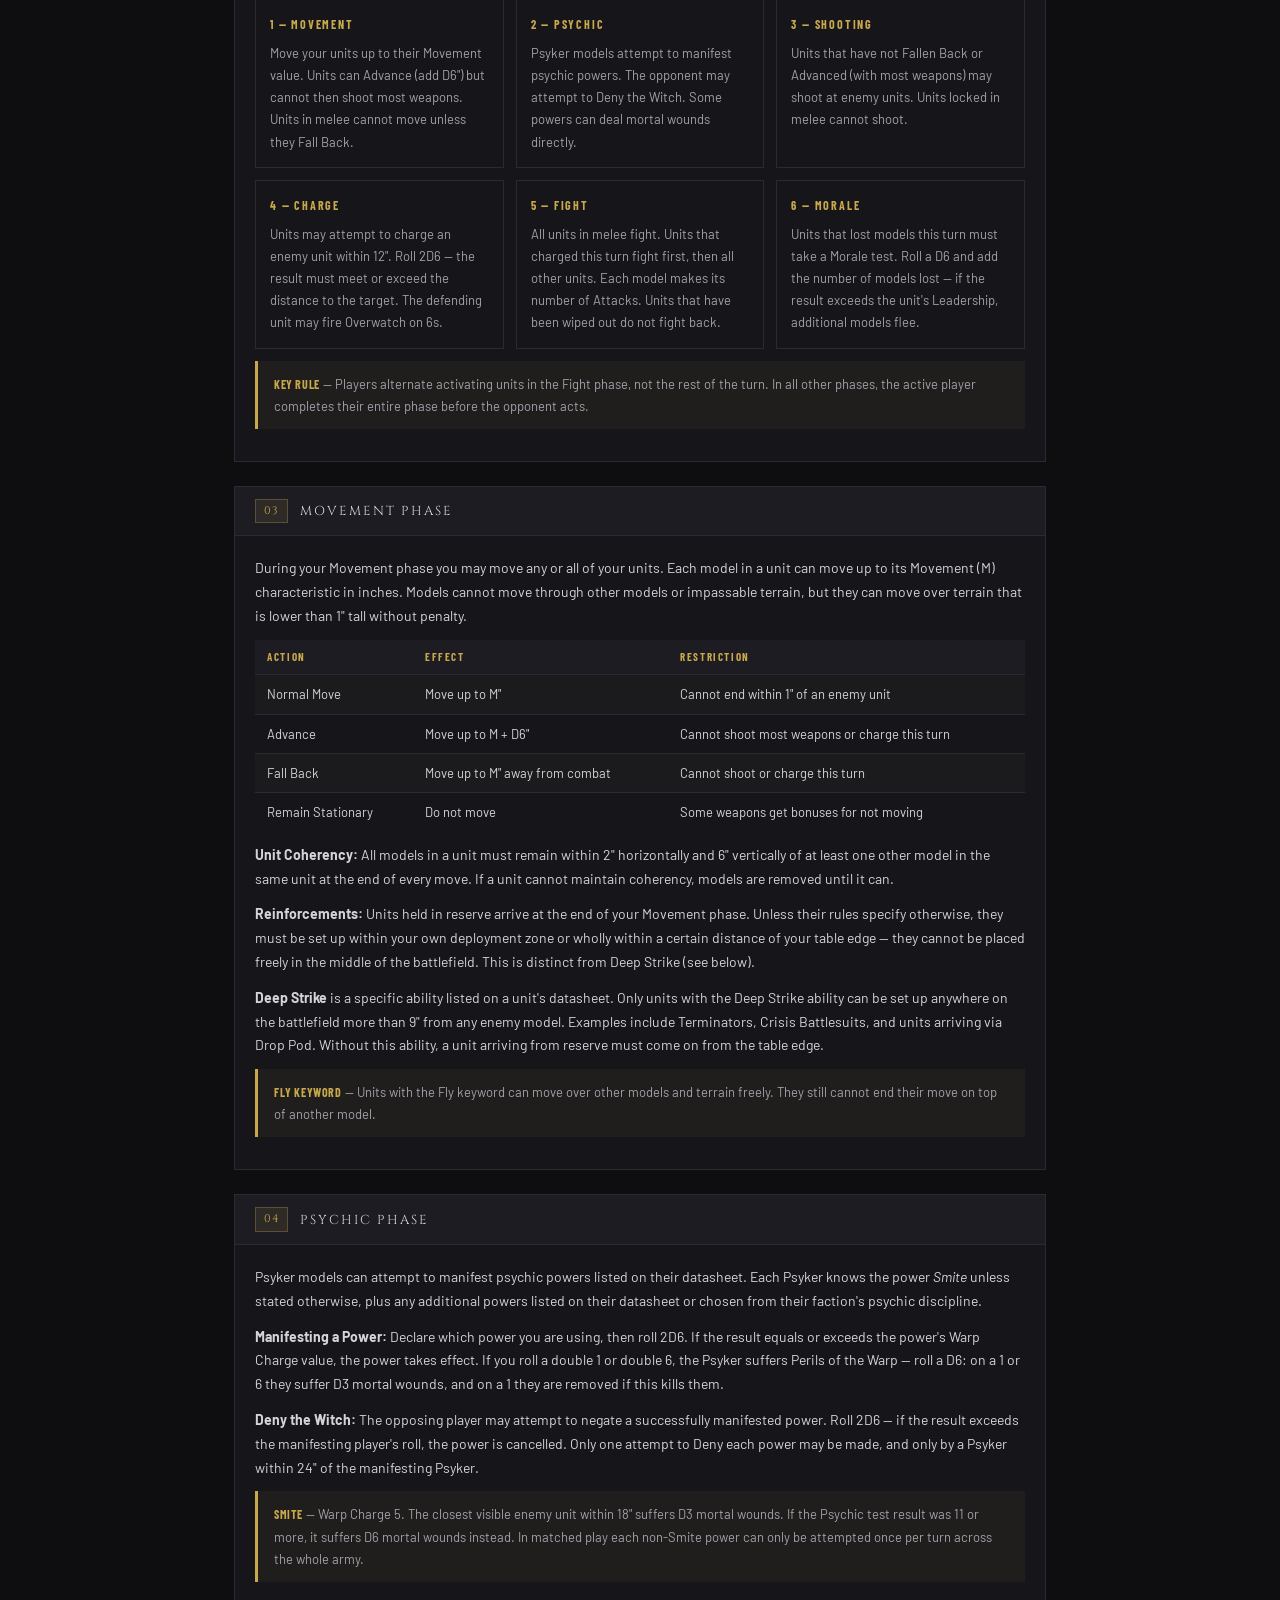
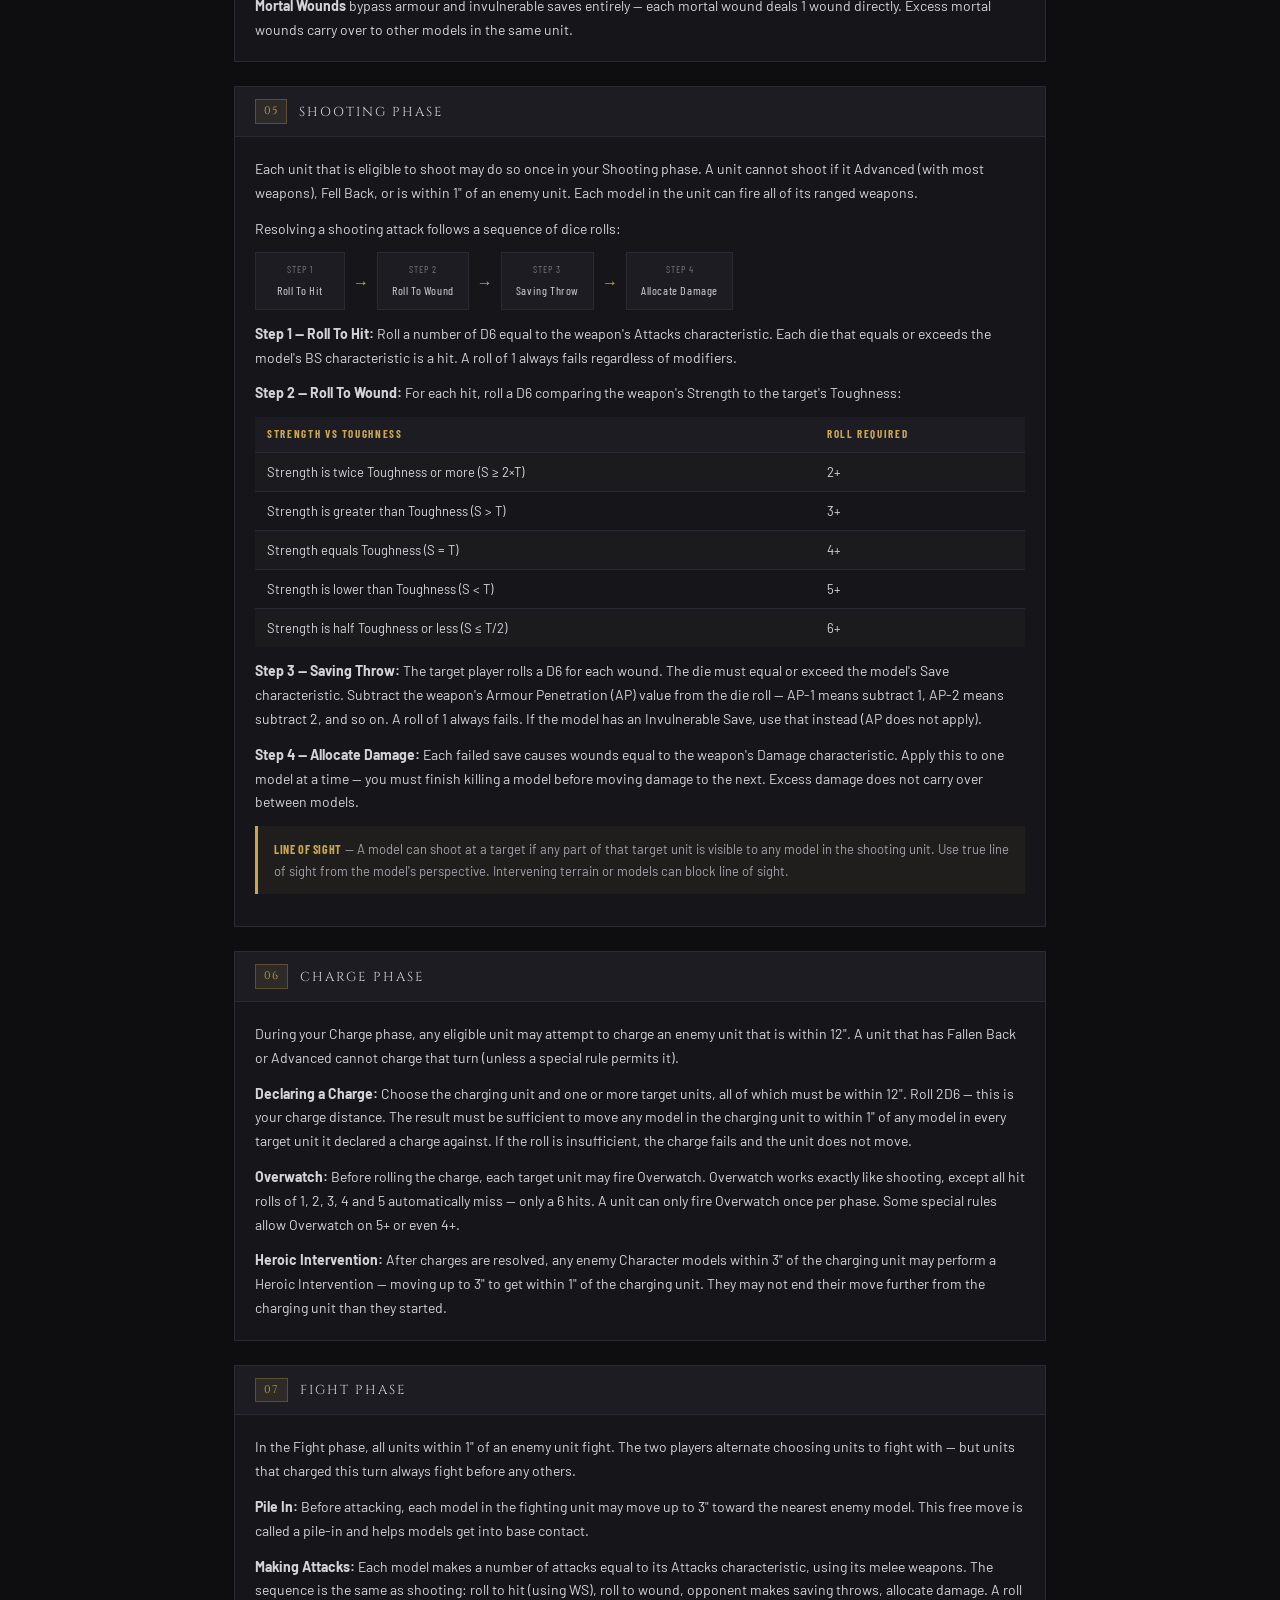
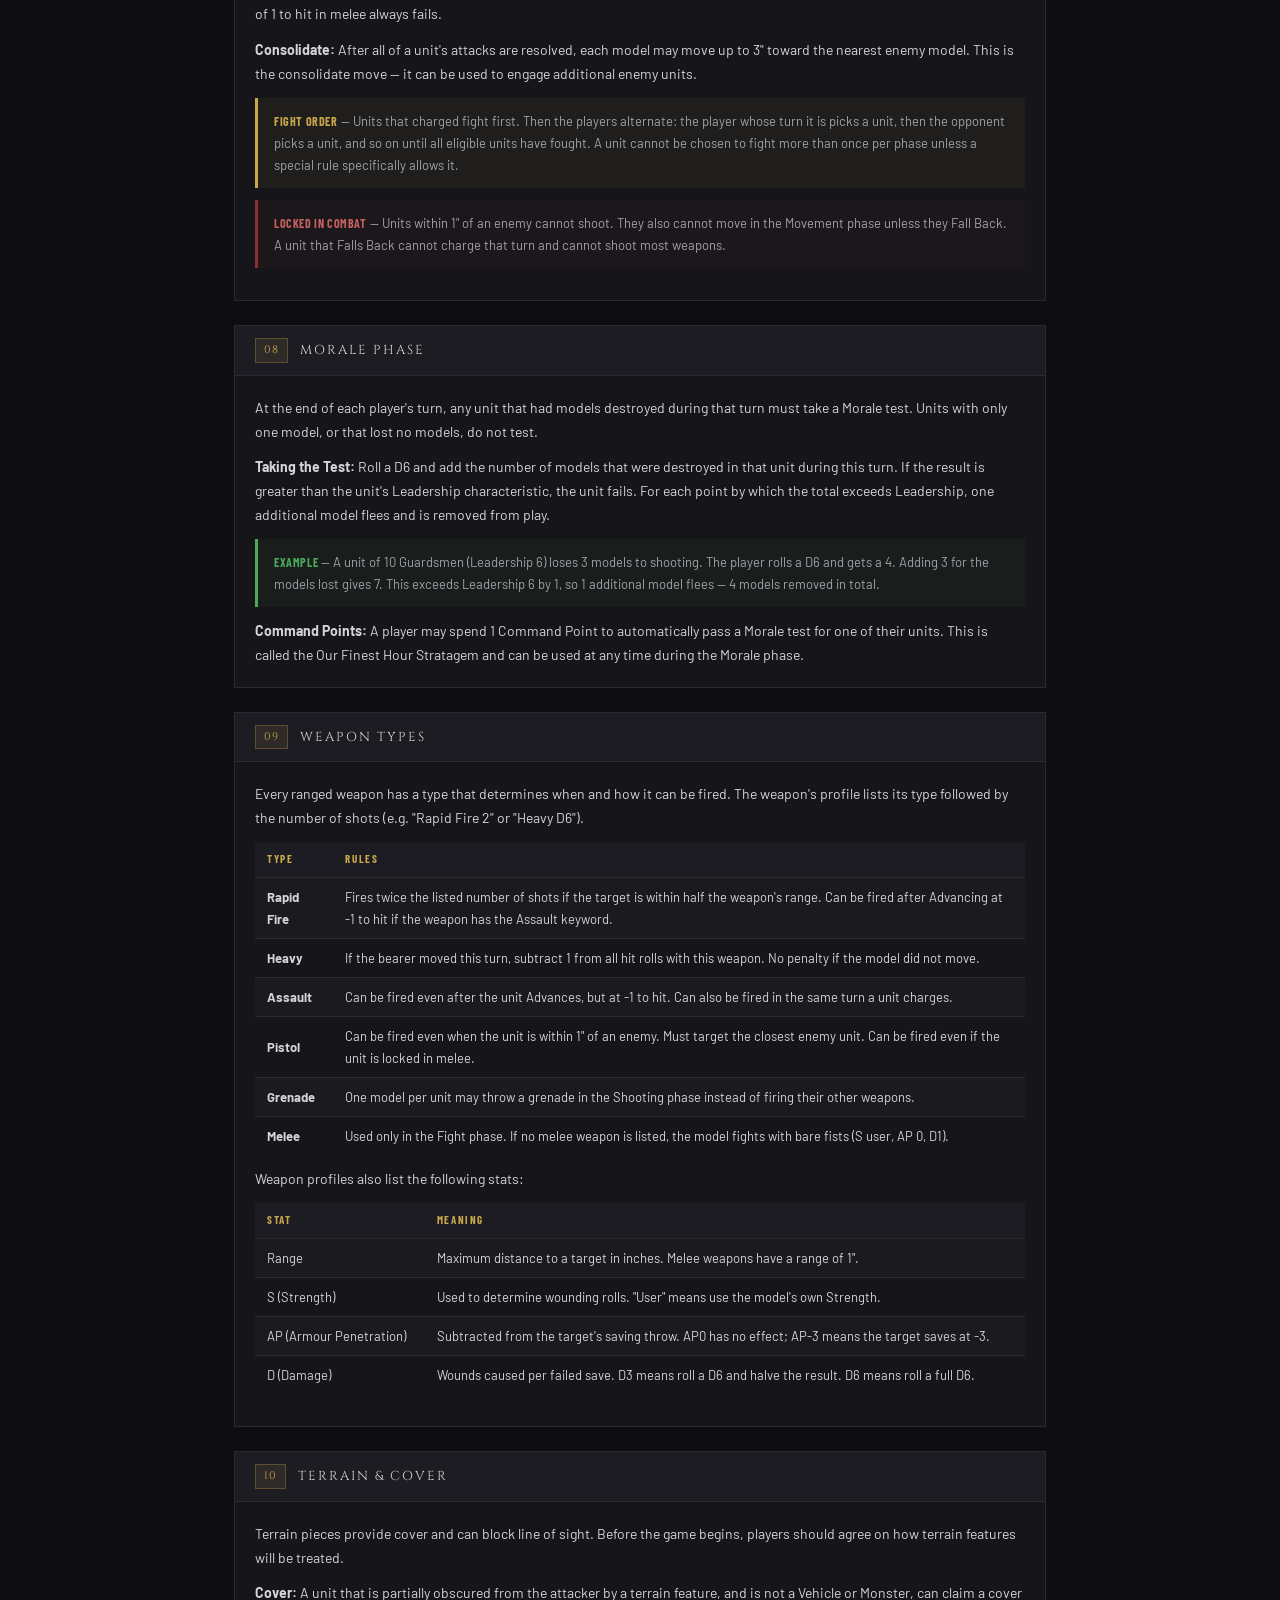
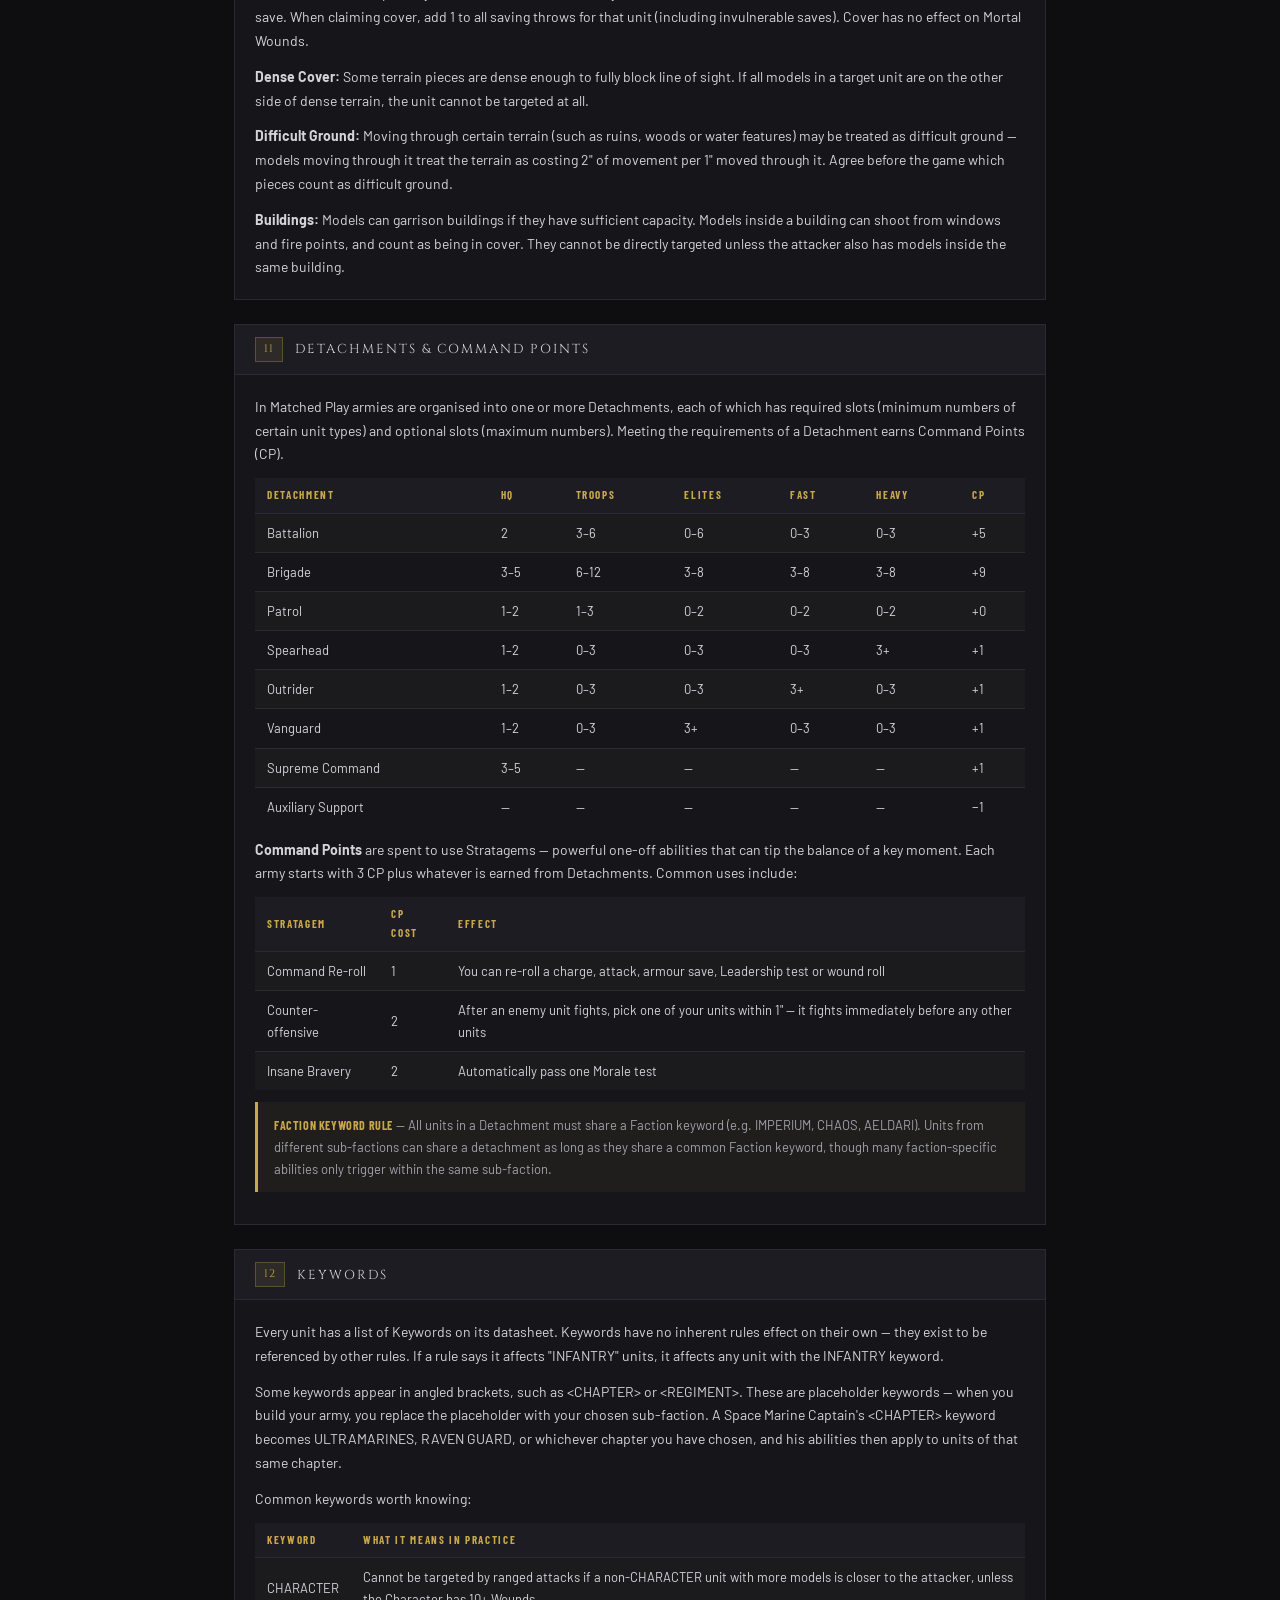
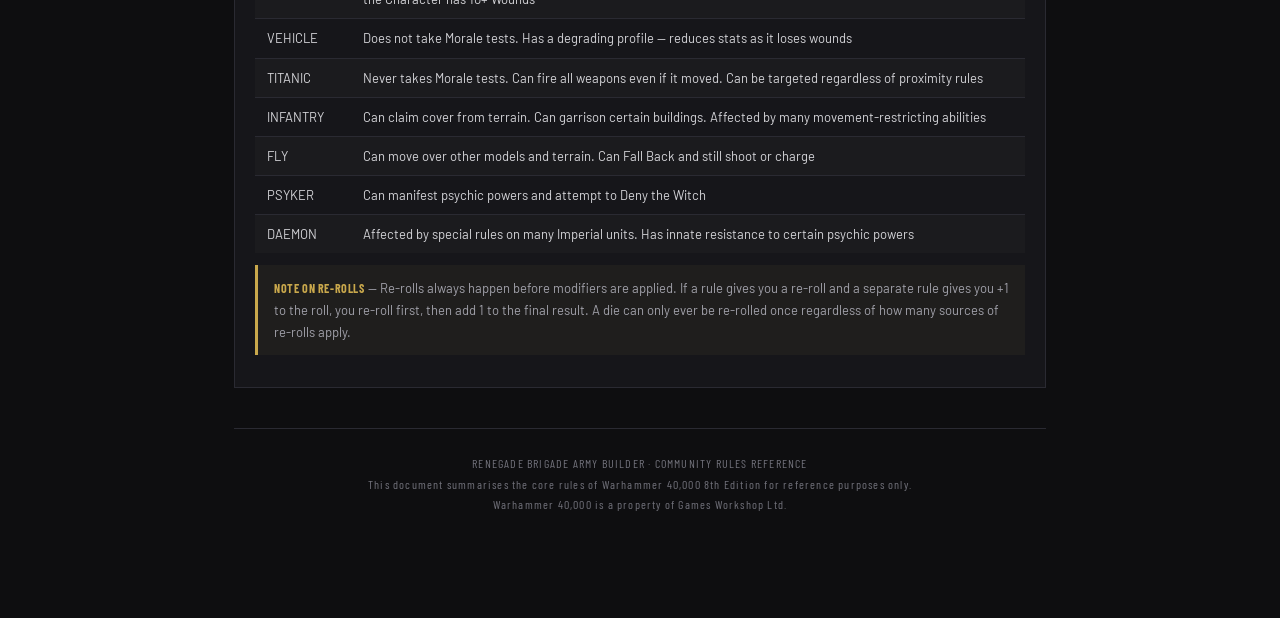
<file: rules.html>
<!DOCTYPE html>
<html lang="en">
<head>
<meta charset="UTF-8">
<meta name="viewport" content="width=device-width, initial-scale=1.0">
<title>Warhammer 40,000 — 8th Edition Rules Primer</title>
<link rel="preconnect" href="https://fonts.googleapis.com">
<link href="https://fonts.googleapis.com/css2?family=Cinzel:wght@400;700&family=Barlow+Condensed:wght@300;400;600;700&family=Barlow:wght@300;400;500&display=swap" rel="stylesheet">
<style>
  :root {
    --bg: #0e0e10;
    --panel: #16161a;
    --border: #2a2a32;
    --text: #d4d4d8;
    --muted: #71717a;
    --gold: #c9a84c;
    --green: #4aaa5a;
    --red: #8b2020;
  }

  * { box-sizing: border-box; margin: 0; padding: 0; }

  body {
    background: var(--bg);
    color: var(--text);
    font-family: 'Barlow', sans-serif;
    font-size: 14px;
    line-height: 1.7;
    max-width: 860px;
    margin: 0 auto;
    padding: 40px 24px 80px;
  }

  /* ── HEADER ── */
  .page-header {
    text-align: center;
    border-bottom: 1px solid var(--border);
    padding-bottom: 32px;
    margin-bottom: 40px;
  }

  .page-header img {
    width: 56px;
    height: 56px;
    object-fit: contain;
    margin-bottom: 16px;
  }

  .page-header h1 {
    font-family: 'Cinzel', serif;
    font-size: 22px;
    letter-spacing: 0.2em;
    color: var(--gold);
    text-transform: uppercase;
    margin-bottom: 6px;
  }

  .page-header p {
    font-family: 'Barlow Condensed', sans-serif;
    font-size: 13px;
    color: var(--muted);
    letter-spacing: 0.1em;
  }

  .back-link {
    display: inline-block;
    font-family: 'Barlow Condensed', sans-serif;
    font-size: 12px;
    letter-spacing: 0.15em;
    text-transform: uppercase;
    color: var(--muted);
    text-decoration: none;
    margin-bottom: 32px;
  }

  .back-link:hover { color: var(--green); }

  /* ── SECTIONS ── */
  .section {
    background: var(--panel);
    border: 1px solid var(--border);
    margin-bottom: 24px;
    overflow: hidden;
  }

  .section-header {
    background: #1c1c22;
    border-bottom: 1px solid var(--border);
    padding: 12px 20px;
    display: flex;
    align-items: center;
    gap: 12px;
  }

  .section-number {
    font-family: 'Cinzel', serif;
    font-size: 11px;
    color: var(--gold);
    background: rgba(201,168,76,0.1);
    border: 1px solid rgba(201,168,76,0.3);
    padding: 2px 8px;
    letter-spacing: 0.1em;
  }

  .section-title {
    font-family: 'Cinzel', serif;
    font-size: 13px;
    letter-spacing: 0.15em;
    color: var(--text);
    text-transform: uppercase;
  }

  .section-body {
    padding: 20px;
  }

  .section-body p {
    margin-bottom: 12px;
    color: var(--text);
  }

  .section-body p:last-child { margin-bottom: 0; }

  /* ── PHASE BLOCKS ── */
  .phase-grid {
    display: grid;
    grid-template-columns: repeat(auto-fit, minmax(240px, 1fr));
    gap: 12px;
    margin-top: 12px;
  }

  .phase {
    border: 1px solid var(--border);
    padding: 14px;
  }

  .phase-name {
    font-family: 'Barlow Condensed', sans-serif;
    font-size: 12px;
    font-weight: 700;
    letter-spacing: 0.15em;
    text-transform: uppercase;
    color: var(--gold);
    margin-bottom: 8px;
  }

  .phase p {
    font-size: 13px;
    color: #a1a1aa;
    margin-bottom: 0 !important;
  }

  /* ── TABLES ── */
  table {
    width: 100%;
    border-collapse: collapse;
    margin: 12px 0;
    font-size: 13px;
  }

  th {
    font-family: 'Barlow Condensed', sans-serif;
    font-size: 11px;
    letter-spacing: 0.15em;
    text-transform: uppercase;
    color: var(--gold);
    background: #1c1c22;
    padding: 8px 12px;
    text-align: left;
    border-bottom: 1px solid var(--border);
  }

  td {
    padding: 8px 12px;
    border-bottom: 1px solid var(--border);
    color: var(--text);
  }

  tr:last-child td { border-bottom: none; }
  tr:nth-child(even) { background: rgba(255,255,255,0.02); }

  /* ── CALLOUTS ── */
  .callout {
    border-left: 3px solid var(--gold);
    padding: 12px 16px;
    background: rgba(201,168,76,0.05);
    margin: 12px 0;
    font-size: 13px;
    color: #a1a1aa;
  }

  .callout strong {
    color: var(--gold);
    font-family: 'Barlow Condensed', sans-serif;
    letter-spacing: 0.05em;
    font-size: 12px;
    text-transform: uppercase;
  }

  .callout.red {
    border-left-color: #8b3030;
    background: rgba(139,48,48,0.05);
  }

  .callout.red strong { color: #c46060; }

  .callout.green {
    border-left-color: var(--green);
    background: rgba(74,170,90,0.05);
  }

  .callout.green strong { color: var(--green); }

  /* ── STAT PROFILE ── */
  .stat-profile {
    display: flex;
    gap: 0;
    margin: 12px 0;
    font-family: 'Barlow Condensed', sans-serif;
    font-size: 12px;
    overflow-x: auto;
  }

  .stat-cell {
    flex: 1;
    text-align: center;
    border: 1px solid var(--border);
    border-right: none;
    min-width: 40px;
  }

  .stat-cell:last-child { border-right: 1px solid var(--border); }

  .stat-label {
    background: #1c1c22;
    border-bottom: 1px solid var(--border);
    padding: 4px;
    font-size: 10px;
    letter-spacing: 0.1em;
    color: var(--gold);
    text-transform: uppercase;
  }

  .stat-value {
    padding: 6px 4px;
    color: var(--text);
    font-size: 13px;
  }

  /* ── WEAPON TABLE EXAMPLE ── */
  .example-label {
    font-family: 'Barlow Condensed', sans-serif;
    font-size: 11px;
    letter-spacing: 0.15em;
    text-transform: uppercase;
    color: var(--muted);
    margin: 16px 0 6px;
  }

  /* ── DICE ROLL SEQUENCE ── */
  .roll-sequence {
    display: flex;
    align-items: center;
    gap: 8px;
    margin: 12px 0;
    flex-wrap: wrap;
  }

  .roll-step {
    background: #1c1c22;
    border: 1px solid var(--border);
    padding: 8px 14px;
    font-family: 'Barlow Condensed', sans-serif;
    font-size: 12px;
    letter-spacing: 0.05em;
    text-align: center;
    min-width: 90px;
  }

  .roll-step span {
    display: block;
    font-size: 10px;
    color: var(--muted);
    letter-spacing: 0.1em;
    text-transform: uppercase;
    margin-bottom: 2px;
  }

  .roll-arrow {
    color: var(--gold);
    font-size: 16px;
  }

  /* ── TOC ── */
  .toc {
    display: grid;
    grid-template-columns: 1fr 1fr;
    gap: 8px;
    margin-top: 12px;
  }

  .toc a {
    font-family: 'Barlow Condensed', sans-serif;
    font-size: 13px;
    color: var(--muted);
    text-decoration: none;
    letter-spacing: 0.05em;
    padding: 4px 0;
    border-bottom: 1px solid var(--border);
  }

  .toc a:hover { color: var(--green); }

  .toc a span {
    color: var(--gold);
    margin-right: 8px;
    font-size: 11px;
  }

  /* ── PRINT / PDF ── */
  @media print {
    body { background: #fff; color: #111; max-width: 100%; }
    .section { border: 1px solid #ccc; }
    .section-header { background: #f0f0f0; }
    .phase { border: 1px solid #ccc; }
    .callout { border-left-color: #888; background: #f8f8f8; }
    th { background: #f0f0f0; color: #333; }
    .back-link, .print-btn { display: none; }
    :root { --text: #111; --muted: #555; --gold: #8B6914; --bg: #fff; --panel: #fff; --border: #ccc; }
  }

  /* ── BUTTONS ── */
  .action-bar {
    display: flex;
    gap: 12px;
    margin-bottom: 32px;
    flex-wrap: wrap;
  }

  .btn {
    font-family: 'Barlow Condensed', sans-serif;
    font-size: 12px;
    letter-spacing: 0.15em;
    text-transform: uppercase;
    padding: 9px 20px;
    border: 1px solid var(--border);
    background: transparent;
    color: var(--text);
    cursor: pointer;
    text-decoration: none;
    display: inline-block;
  }

  .btn:hover { border-color: var(--green); color: var(--green); }
  .btn.primary { background: var(--green); border-color: var(--green); color: #0e0e10; font-weight: 700; }
  .btn.primary:hover { background: #5acc6a; }
</style>
</head>
<body>

<a href="index.html" class="back-link">← Back to Army Builder</a>

<div class="page-header">
  <img src="assets/logo.png" alt="Renegade Brigade">
  <h1>Rules Primer</h1>
  <p>Warhammer 40,000 · 8th Edition · Community Reference Guide</p>
</div>

<div class="action-bar">
  <button class="btn primary" onclick="window.print()">⬇ Save as PDF</button>
  <a href="index.html" class="btn">← Army Builder</a>
</div>

<div class="section">
  <div class="section-header">
    <span class="section-number">00</span>
    <span class="section-title">Contents</span>
  </div>
  <div class="section-body">
    <div class="toc">
      <a href="#stats"><span>01</span> Unit Profiles</a>
      <a href="#turn"><span>02</span> The Battle Round</a>
      <a href="#movement"><span>03</span> Movement Phase</a>
      <a href="#psychic"><span>04</span> Psychic Phase</a>
      <a href="#shooting"><span>05</span> Shooting Phase</a>
      <a href="#charge"><span>06</span> Charge Phase</a>
      <a href="#fight"><span>07</span> Fight Phase</a>
      <a href="#morale"><span>08</span> Morale Phase</a>
      <a href="#weapons"><span>09</span> Weapon Types</a>
      <a href="#terrain"><span>10</span> Terrain & Cover</a>
      <a href="#detachments"><span>11</span> Detachments & CP</a>
      <a href="#keywords"><span>12</span> Keywords</a>
    </div>
  </div>
</div>

<!-- 01 UNIT PROFILES -->
<div class="section" id="stats">
  <div class="section-header">
    <span class="section-number">01</span>
    <span class="section-title">Unit Profiles — Reading a Datasheet</span>
  </div>
  <div class="section-body">
    <p>Every unit in the game has a datasheet that defines how it moves, fights and survives. The stat line runs across the top of the datasheet. Here is what each value means:</p>

    <div class="example-label">Example — Space Marine Intercessor</div>
    <div class="stat-profile">
      <div class="stat-cell"><div class="stat-label">M</div><div class="stat-value">6"</div></div>
      <div class="stat-cell"><div class="stat-label">WS</div><div class="stat-value">3+</div></div>
      <div class="stat-cell"><div class="stat-label">BS</div><div class="stat-value">3+</div></div>
      <div class="stat-cell"><div class="stat-label">S</div><div class="stat-value">4</div></div>
      <div class="stat-cell"><div class="stat-label">T</div><div class="stat-value">4</div></div>
      <div class="stat-cell"><div class="stat-label">W</div><div class="stat-value">2</div></div>
      <div class="stat-cell"><div class="stat-label">A</div><div class="stat-value">2</div></div>
      <div class="stat-cell"><div class="stat-label">Ld</div><div class="stat-value">7</div></div>
      <div class="stat-cell"><div class="stat-label">Sv</div><div class="stat-value">3+</div></div>
    </div>

    <table>
      <tr><th>Stat</th><th>Name</th><th>What it means</th></tr>
      <tr><td>M</td><td>Movement</td><td>How far the model can move each turn in inches</td></tr>
      <tr><td>WS</td><td>Weapon Skill</td><td>The roll needed to hit in melee — lower is better</td></tr>
      <tr><td>BS</td><td>Ballistic Skill</td><td>The roll needed to hit with ranged weapons — lower is better</td></tr>
      <tr><td>S</td><td>Strength</td><td>How hard the model hits — compared to target Toughness to determine wounding</td></tr>
      <tr><td>T</td><td>Toughness</td><td>How hard the model is to wound</td></tr>
      <tr><td>W</td><td>Wounds</td><td>How much damage the model can take before it's removed</td></tr>
      <tr><td>A</td><td>Attacks</td><td>Number of melee attacks the model makes in the Fight phase</td></tr>
      <tr><td>Ld</td><td>Leadership</td><td>Used for Morale tests — higher is better</td></tr>
      <tr><td>Sv</td><td>Save</td><td>The roll needed to ignore a wound — lower is better (3+ saves on 3, 4, 5 or 6)</td></tr>
    </table>

    <p>Some models also have an <strong>Invulnerable Save</strong> listed separately (e.g. 4++). This save can never be modified by Armour Penetration — it always works on the listed roll regardless of what hit it.</p>
  </div>
</div>

<!-- 02 BATTLE ROUND -->
<div class="section" id="turn">
  <div class="section-header">
    <span class="section-number">02</span>
    <span class="section-title">The Battle Round</span>
  </div>
  <div class="section-body">
    <p>A game of Warhammer 40,000 is played over a series of Battle Rounds. Each Battle Round consists of two player turns — one for each player. At the start of each battle round both players roll a die; the player who rolls highest chooses who goes first.</p>

    <div class="phase-grid">
      <div class="phase">
        <div class="phase-name">1 — Movement</div>
        <p>Move your units up to their Movement value. Units can Advance (add D6") but cannot then shoot most weapons. Units in melee cannot move unless they Fall Back.</p>
      </div>
      <div class="phase">
        <div class="phase-name">2 — Psychic</div>
        <p>Psyker models attempt to manifest psychic powers. The opponent may attempt to Deny the Witch. Some powers can deal mortal wounds directly.</p>
      </div>
      <div class="phase">
        <div class="phase-name">3 — Shooting</div>
        <p>Units that have not Fallen Back or Advanced (with most weapons) may shoot at enemy units. Units locked in melee cannot shoot.</p>
      </div>
      <div class="phase">
        <div class="phase-name">4 — Charge</div>
        <p>Units may attempt to charge an enemy unit within 12". Roll 2D6 — the result must meet or exceed the distance to the target. The defending unit may fire Overwatch on 6s.</p>
      </div>
      <div class="phase">
        <div class="phase-name">5 — Fight</div>
        <p>All units in melee fight. Units that charged this turn fight first, then all other units. Each model makes its number of Attacks. Units that have been wiped out do not fight back.</p>
      </div>
      <div class="phase">
        <div class="phase-name">6 — Morale</div>
        <p>Units that lost models this turn must take a Morale test. Roll a D6 and add the number of models lost — if the result exceeds the unit's Leadership, additional models flee.</p>
      </div>
    </div>

    <div class="callout">
      <strong>Key Rule</strong> — Players alternate activating units in the Fight phase, not the rest of the turn. In all other phases, the active player completes their entire phase before the opponent acts.
    </div>
  </div>
</div>

<!-- 03 MOVEMENT -->
<div class="section" id="movement">
  <div class="section-header">
    <span class="section-number">03</span>
    <span class="section-title">Movement Phase</span>
  </div>
  <div class="section-body">
    <p>During your Movement phase you may move any or all of your units. Each model in a unit can move up to its Movement (M) characteristic in inches. Models cannot move through other models or impassable terrain, but they can move over terrain that is lower than 1" tall without penalty.</p>

    <table>
      <tr><th>Action</th><th>Effect</th><th>Restriction</th></tr>
      <tr><td>Normal Move</td><td>Move up to M"</td><td>Cannot end within 1" of an enemy unit</td></tr>
      <tr><td>Advance</td><td>Move up to M + D6"</td><td>Cannot shoot most weapons or charge this turn</td></tr>
      <tr><td>Fall Back</td><td>Move up to M" away from combat</td><td>Cannot shoot or charge this turn</td></tr>
      <tr><td>Remain Stationary</td><td>Do not move</td><td>Some weapons get bonuses for not moving</td></tr>
    </table>

    <p><strong>Unit Coherency:</strong> All models in a unit must remain within 2" horizontally and 6" vertically of at least one other model in the same unit at the end of every move. If a unit cannot maintain coherency, models are removed until it can.</p>

    <p><strong>Reinforcements:</strong> Units held in reserve arrive at the end of your Movement phase. Unless their rules specify otherwise, they must be set up within your own deployment zone or wholly within a certain distance of your table edge — they cannot be placed freely in the middle of the battlefield. This is distinct from Deep Strike (see below).</p>

    <p><strong>Deep Strike</strong> is a specific ability listed on a unit's datasheet. Only units with the Deep Strike ability can be set up anywhere on the battlefield more than 9" from any enemy model. Examples include Terminators, Crisis Battlesuits, and units arriving via Drop Pod. Without this ability, a unit arriving from reserve must come on from the table edge.</p>

    <div class="callout">
      <strong>Fly Keyword</strong> — Units with the Fly keyword can move over other models and terrain freely. They still cannot end their move on top of another model.
    </div>
  </div>
</div>

<!-- 04 PSYCHIC -->
<div class="section" id="psychic">
  <div class="section-header">
    <span class="section-number">04</span>
    <span class="section-title">Psychic Phase</span>
  </div>
  <div class="section-body">
    <p>Psyker models can attempt to manifest psychic powers listed on their datasheet. Each Psyker knows the power <em>Smite</em> unless stated otherwise, plus any additional powers listed on their datasheet or chosen from their faction's psychic discipline.</p>

    <p><strong>Manifesting a Power:</strong> Declare which power you are using, then roll 2D6. If the result equals or exceeds the power's Warp Charge value, the power takes effect. If you roll a double 1 or double 6, the Psyker suffers Perils of the Warp — roll a D6: on a 1 or 6 they suffer D3 mortal wounds, and on a 1 they are removed if this kills them.</p>

    <p><strong>Deny the Witch:</strong> The opposing player may attempt to negate a successfully manifested power. Roll 2D6 — if the result exceeds the manifesting player's roll, the power is cancelled. Only one attempt to Deny each power may be made, and only by a Psyker within 24" of the manifesting Psyker.</p>

    <div class="callout">
      <strong>Smite</strong> — Warp Charge 5. The closest visible enemy unit within 18" suffers D3 mortal wounds. If the Psychic test result was 11 or more, it suffers D6 mortal wounds instead. In matched play each non-Smite power can only be attempted once per turn across the whole army.
    </div>

    <p><strong>Mortal Wounds</strong> bypass armour and invulnerable saves entirely — each mortal wound deals 1 wound directly. Excess mortal wounds carry over to other models in the same unit.</p>
  </div>
</div>

<!-- 05 SHOOTING -->
<div class="section" id="shooting">
  <div class="section-header">
    <span class="section-number">05</span>
    <span class="section-title">Shooting Phase</span>
  </div>
  <div class="section-body">
    <p>Each unit that is eligible to shoot may do so once in your Shooting phase. A unit cannot shoot if it Advanced (with most weapons), Fell Back, or is within 1" of an enemy unit. Each model in the unit can fire all of its ranged weapons.</p>

    <p>Resolving a shooting attack follows a sequence of dice rolls:</p>

    <div class="roll-sequence">
      <div class="roll-step"><span>Step 1</span>Roll To Hit</div>
      <div class="roll-arrow">→</div>
      <div class="roll-step"><span>Step 2</span>Roll To Wound</div>
      <div class="roll-arrow">→</div>
      <div class="roll-step"><span>Step 3</span>Saving Throw</div>
      <div class="roll-arrow">→</div>
      <div class="roll-step"><span>Step 4</span>Allocate Damage</div>
    </div>

    <p><strong>Step 1 — Roll To Hit:</strong> Roll a number of D6 equal to the weapon's Attacks characteristic. Each die that equals or exceeds the model's BS characteristic is a hit. A roll of 1 always fails regardless of modifiers.</p>

    <p><strong>Step 2 — Roll To Wound:</strong> For each hit, roll a D6 comparing the weapon's Strength to the target's Toughness:</p>

    <table>
      <tr><th>Strength vs Toughness</th><th>Roll Required</th></tr>
      <tr><td>Strength is twice Toughness or more (S ≥ 2×T)</td><td>2+</td></tr>
      <tr><td>Strength is greater than Toughness (S > T)</td><td>3+</td></tr>
      <tr><td>Strength equals Toughness (S = T)</td><td>4+</td></tr>
      <tr><td>Strength is lower than Toughness (S &lt; T)</td><td>5+</td></tr>
      <tr><td>Strength is half Toughness or less (S ≤ T/2)</td><td>6+</td></tr>
    </table>

    <p><strong>Step 3 — Saving Throw:</strong> The target player rolls a D6 for each wound. The die must equal or exceed the model's Save characteristic. Subtract the weapon's Armour Penetration (AP) value from the die roll — AP-1 means subtract 1, AP-2 means subtract 2, and so on. A roll of 1 always fails. If the model has an Invulnerable Save, use that instead (AP does not apply).</p>

    <p><strong>Step 4 — Allocate Damage:</strong> Each failed save causes wounds equal to the weapon's Damage characteristic. Apply this to one model at a time — you must finish killing a model before moving damage to the next. Excess damage does not carry over between models.</p>

    <div class="callout">
      <strong>Line of Sight</strong> — A model can shoot at a target if any part of that target unit is visible to any model in the shooting unit. Use true line of sight from the model's perspective. Intervening terrain or models can block line of sight.
    </div>
  </div>
</div>

<!-- 06 CHARGE -->
<div class="section" id="charge">
  <div class="section-header">
    <span class="section-number">06</span>
    <span class="section-title">Charge Phase</span>
  </div>
  <div class="section-body">
    <p>During your Charge phase, any eligible unit may attempt to charge an enemy unit that is within 12". A unit that has Fallen Back or Advanced cannot charge that turn (unless a special rule permits it).</p>

    <p><strong>Declaring a Charge:</strong> Choose the charging unit and one or more target units, all of which must be within 12". Roll 2D6 — this is your charge distance. The result must be sufficient to move any model in the charging unit to within 1" of any model in every target unit it declared a charge against. If the roll is insufficient, the charge fails and the unit does not move.</p>

    <p><strong>Overwatch:</strong> Before rolling the charge, each target unit may fire Overwatch. Overwatch works exactly like shooting, except all hit rolls of 1, 2, 3, 4 and 5 automatically miss — only a 6 hits. A unit can only fire Overwatch once per phase. Some special rules allow Overwatch on 5+ or even 4+.</p>

    <p><strong>Heroic Intervention:</strong> After charges are resolved, any enemy Character models within 3" of the charging unit may perform a Heroic Intervention — moving up to 3" to get within 1" of the charging unit. They may not end their move further from the charging unit than they started.</p>
  </div>
</div>

<!-- 07 FIGHT -->
<div class="section" id="fight">
  <div class="section-header">
    <span class="section-number">07</span>
    <span class="section-title">Fight Phase</span>
  </div>
  <div class="section-body">
    <p>In the Fight phase, all units within 1" of an enemy unit fight. The two players alternate choosing units to fight with — but units that charged this turn always fight before any others.</p>

    <p><strong>Pile In:</strong> Before attacking, each model in the fighting unit may move up to 3" toward the nearest enemy model. This free move is called a pile-in and helps models get into base contact.</p>

    <p><strong>Making Attacks:</strong> Each model makes a number of attacks equal to its Attacks characteristic, using its melee weapons. The sequence is the same as shooting: roll to hit (using WS), roll to wound, opponent makes saving throws, allocate damage. A roll of 1 to hit in melee always fails.</p>

    <p><strong>Consolidate:</strong> After all of a unit's attacks are resolved, each model may move up to 3" toward the nearest enemy model. This is the consolidate move — it can be used to engage additional enemy units.</p>

    <div class="callout">
      <strong>Fight Order</strong> — Units that charged fight first. Then the players alternate: the player whose turn it is picks a unit, then the opponent picks a unit, and so on until all eligible units have fought. A unit cannot be chosen to fight more than once per phase unless a special rule specifically allows it.
    </div>

    <div class="callout red">
      <strong>Locked in Combat</strong> — Units within 1" of an enemy cannot shoot. They also cannot move in the Movement phase unless they Fall Back. A unit that Falls Back cannot charge that turn and cannot shoot most weapons.
    </div>
  </div>
</div>

<!-- 08 MORALE -->
<div class="section" id="morale">
  <div class="section-header">
    <span class="section-number">08</span>
    <span class="section-title">Morale Phase</span>
  </div>
  <div class="section-body">
    <p>At the end of each player's turn, any unit that had models destroyed during that turn must take a Morale test. Units with only one model, or that lost no models, do not test.</p>

    <p><strong>Taking the Test:</strong> Roll a D6 and add the number of models that were destroyed in that unit during this turn. If the result is greater than the unit's Leadership characteristic, the unit fails. For each point by which the total exceeds Leadership, one additional model flees and is removed from play.</p>

    <div class="callout green">
      <strong>Example</strong> — A unit of 10 Guardsmen (Leadership 6) loses 3 models to shooting. The player rolls a D6 and gets a 4. Adding 3 for the models lost gives 7. This exceeds Leadership 6 by 1, so 1 additional model flees — 4 models removed in total.
    </div>

    <p><strong>Command Points:</strong> A player may spend 1 Command Point to automatically pass a Morale test for one of their units. This is called the Our Finest Hour Stratagem and can be used at any time during the Morale phase.</p>
  </div>
</div>

<!-- 09 WEAPON TYPES -->
<div class="section" id="weapons">
  <div class="section-header">
    <span class="section-number">09</span>
    <span class="section-title">Weapon Types</span>
  </div>
  <div class="section-body">
    <p>Every ranged weapon has a type that determines when and how it can be fired. The weapon's profile lists its type followed by the number of shots (e.g. "Rapid Fire 2" or "Heavy D6").</p>

    <table>
      <tr><th>Type</th><th>Rules</th></tr>
      <tr><td><strong>Rapid Fire</strong></td><td>Fires twice the listed number of shots if the target is within half the weapon's range. Can be fired after Advancing at -1 to hit if the weapon has the Assault keyword.</td></tr>
      <tr><td><strong>Heavy</strong></td><td>If the bearer moved this turn, subtract 1 from all hit rolls with this weapon. No penalty if the model did not move.</td></tr>
      <tr><td><strong>Assault</strong></td><td>Can be fired even after the unit Advances, but at -1 to hit. Can also be fired in the same turn a unit charges.</td></tr>
      <tr><td><strong>Pistol</strong></td><td>Can be fired even when the unit is within 1" of an enemy. Must target the closest enemy unit. Can be fired even if the unit is locked in melee.</td></tr>
      <tr><td><strong>Grenade</strong></td><td>One model per unit may throw a grenade in the Shooting phase instead of firing their other weapons.</td></tr>
      <tr><td><strong>Melee</strong></td><td>Used only in the Fight phase. If no melee weapon is listed, the model fights with bare fists (S user, AP 0, D1).</td></tr>
    </table>

    <p>Weapon profiles also list the following stats:</p>

    <table>
      <tr><th>Stat</th><th>Meaning</th></tr>
      <tr><td>Range</td><td>Maximum distance to a target in inches. Melee weapons have a range of 1".</td></tr>
      <tr><td>S (Strength)</td><td>Used to determine wounding rolls. "User" means use the model's own Strength.</td></tr>
      <tr><td>AP (Armour Penetration)</td><td>Subtracted from the target's saving throw. AP0 has no effect; AP-3 means the target saves at -3.</td></tr>
      <tr><td>D (Damage)</td><td>Wounds caused per failed save. D3 means roll a D6 and halve the result. D6 means roll a full D6.</td></tr>
    </table>
  </div>
</div>

<!-- 10 TERRAIN -->
<div class="section" id="terrain">
  <div class="section-header">
    <span class="section-number">10</span>
    <span class="section-title">Terrain &amp; Cover</span>
  </div>
  <div class="section-body">
    <p>Terrain pieces provide cover and can block line of sight. Before the game begins, players should agree on how terrain features will be treated.</p>

    <p><strong>Cover:</strong> A unit that is partially obscured from the attacker by a terrain feature, and is not a Vehicle or Monster, can claim a cover save. When claiming cover, add 1 to all saving throws for that unit (including invulnerable saves). Cover has no effect on Mortal Wounds.</p>

    <p><strong>Dense Cover:</strong> Some terrain pieces are dense enough to fully block line of sight. If all models in a target unit are on the other side of dense terrain, the unit cannot be targeted at all.</p>

    <p><strong>Difficult Ground:</strong> Moving through certain terrain (such as ruins, woods or water features) may be treated as difficult ground — models moving through it treat the terrain as costing 2" of movement per 1" moved through it. Agree before the game which pieces count as difficult ground.</p>

    <p><strong>Buildings:</strong> Models can garrison buildings if they have sufficient capacity. Models inside a building can shoot from windows and fire points, and count as being in cover. They cannot be directly targeted unless the attacker also has models inside the same building.</p>
  </div>
</div>

<!-- 11 DETACHMENTS -->
<div class="section" id="detachments">
  <div class="section-header">
    <span class="section-number">11</span>
    <span class="section-title">Detachments &amp; Command Points</span>
  </div>
  <div class="section-body">
    <p>In Matched Play armies are organised into one or more Detachments, each of which has required slots (minimum numbers of certain unit types) and optional slots (maximum numbers). Meeting the requirements of a Detachment earns Command Points (CP).</p>

    <table>
      <tr><th>Detachment</th><th>HQ</th><th>Troops</th><th>Elites</th><th>Fast</th><th>Heavy</th><th>CP</th></tr>
      <tr><td>Battalion</td><td>2</td><td>3–6</td><td>0–6</td><td>0–3</td><td>0–3</td><td>+5</td></tr>
      <tr><td>Brigade</td><td>3–5</td><td>6–12</td><td>3–8</td><td>3–8</td><td>3–8</td><td>+9</td></tr>
      <tr><td>Patrol</td><td>1–2</td><td>1–3</td><td>0–2</td><td>0–2</td><td>0–2</td><td>+0</td></tr>
      <tr><td>Spearhead</td><td>1–2</td><td>0–3</td><td>0–3</td><td>0–3</td><td>3+</td><td>+1</td></tr>
      <tr><td>Outrider</td><td>1–2</td><td>0–3</td><td>0–3</td><td>3+</td><td>0–3</td><td>+1</td></tr>
      <tr><td>Vanguard</td><td>1–2</td><td>0–3</td><td>3+</td><td>0–3</td><td>0–3</td><td>+1</td></tr>
      <tr><td>Supreme Command</td><td>3–5</td><td>—</td><td>—</td><td>—</td><td>—</td><td>+1</td></tr>
      <tr><td>Auxiliary Support</td><td>—</td><td>—</td><td>—</td><td>—</td><td>—</td><td>−1</td></tr>
    </table>

    <p><strong>Command Points</strong> are spent to use Stratagems — powerful one-off abilities that can tip the balance of a key moment. Each army starts with 3 CP plus whatever is earned from Detachments. Common uses include:</p>

    <table>
      <tr><th>Stratagem</th><th>CP Cost</th><th>Effect</th></tr>
      <tr><td>Command Re-roll</td><td>1</td><td>You can re-roll a charge, attack, armour save, Leadership test or wound roll</td></tr>
      <tr><td>Counter-offensive</td><td>2</td><td>After an enemy unit fights, pick one of your units within 1" — it fights immediately before any other units</td></tr>
      <tr><td>Insane Bravery</td><td>2</td><td>Automatically pass one Morale test</td></tr>
    </table>

    <div class="callout">
      <strong>Faction Keyword Rule</strong> — All units in a Detachment must share a Faction keyword (e.g. IMPERIUM, CHAOS, AELDARI). Units from different sub-factions can share a detachment as long as they share a common Faction keyword, though many faction-specific abilities only trigger within the same sub-faction.
    </div>
  </div>
</div>

<!-- 12 KEYWORDS -->
<div class="section" id="keywords">
  <div class="section-header">
    <span class="section-number">12</span>
    <span class="section-title">Keywords</span>
  </div>
  <div class="section-body">
    <p>Every unit has a list of Keywords on its datasheet. Keywords have no inherent rules effect on their own — they exist to be referenced by other rules. If a rule says it affects "INFANTRY" units, it affects any unit with the INFANTRY keyword.</p>

    <p>Some keywords appear in angled brackets, such as &lt;CHAPTER&gt; or &lt;REGIMENT&gt;. These are placeholder keywords — when you build your army, you replace the placeholder with your chosen sub-faction. A Space Marine Captain's &lt;CHAPTER&gt; keyword becomes ULTRAMARINES, RAVEN GUARD, or whichever chapter you have chosen, and his abilities then apply to units of that same chapter.</p>

    <p>Common keywords worth knowing:</p>

    <table>
      <tr><th>Keyword</th><th>What it means in practice</th></tr>
      <tr><td>CHARACTER</td><td>Cannot be targeted by ranged attacks if a non-CHARACTER unit with more models is closer to the attacker, unless the Character has 10+ Wounds</td></tr>
      <tr><td>VEHICLE</td><td>Does not take Morale tests. Has a degrading profile — reduces stats as it loses wounds</td></tr>
      <tr><td>TITANIC</td><td>Never takes Morale tests. Can fire all weapons even if it moved. Can be targeted regardless of proximity rules</td></tr>
      <tr><td>INFANTRY</td><td>Can claim cover from terrain. Can garrison certain buildings. Affected by many movement-restricting abilities</td></tr>
      <tr><td>FLY</td><td>Can move over other models and terrain. Can Fall Back and still shoot or charge</td></tr>
      <tr><td>PSYKER</td><td>Can manifest psychic powers and attempt to Deny the Witch</td></tr>
      <tr><td>DAEMON</td><td>Affected by special rules on many Imperial units. Has innate resistance to certain psychic powers</td></tr>
    </table>

    <div class="callout">
      <strong>Note on Re-rolls</strong> — Re-rolls always happen before modifiers are applied. If a rule gives you a re-roll and a separate rule gives you +1 to the roll, you re-roll first, then add 1 to the final result. A die can only ever be re-rolled once regardless of how many sources of re-rolls apply.
    </div>
  </div>
</div>

<div style="text-align:center; margin-top:40px; padding:24px; border-top:1px solid var(--border);">
  <p style="font-family:'Barlow Condensed',sans-serif; font-size:12px; letter-spacing:0.1em; color:var(--muted);">
    RENEGADE BRIGADE ARMY BUILDER · COMMUNITY RULES REFERENCE<br>
    This document summarises the core rules of Warhammer 40,000 8th Edition for reference purposes only.<br>
    Warhammer 40,000 is a property of Games Workshop Ltd.
  </p>
</div>

</body>
</html>
</file>
<file: css/app.css>
:root {
    --black: #1e1e24;
    --dark: #26262f;
    --panel: #2c2c38;
    --border: #3e3e52;
    --gold: #4aaa5a;
    --gold-light: #7acc7a;
    --red: #9b2020;
    --red-bright: #cc2a2a;
    --text: #e2ddd8;
    --muted: #908a80;
    --white: #f4f0ea;
    --faction-color: #4aaa5a;
  }

  * { margin: 0; padding: 0; box-sizing: border-box; }

  body {
    background: var(--black);
    color: var(--text);
    font-family: 'Barlow', sans-serif;
    font-size: 16px;
    min-height: 100vh;
    overflow-x: hidden;
  }

  /* BACKGROUND TEXTURE */
  body::before {
    content: '';
    position: fixed;
    inset: 0;
    background: 
      radial-gradient(ellipse at 20% 0%, rgba(74,170,90,0.06) 0%, transparent 50%),
      radial-gradient(ellipse at 80% 100%, rgba(155,32,32,0.06) 0%, transparent 50%),
      repeating-linear-gradient(0deg, transparent, transparent 40px, rgba(255,255,255,0.01) 40px, rgba(255,255,255,0.01) 41px),
      repeating-linear-gradient(90deg, transparent, transparent 40px, rgba(255,255,255,0.01) 40px, rgba(255,255,255,0.01) 41px);
    pointer-events: none;
    z-index: 0;
  }

  /* HEADER */
  header {
    position: relative;
    z-index: 10;
    border-bottom: 1px solid var(--border);
    background: linear-gradient(180deg, #0d0d10 0%, var(--black) 100%);
    padding: 0 24px;
  }

  .header-inner {
    max-width: 1400px;
    margin: 0 auto;
    display: flex;
    align-items: center;
    justify-content: space-between;
    height: 72px;
  }

  .logo {
    display: flex;
    align-items: center;
    gap: 14px;
  }

  .logo-mark {
    width: 38px;
    height: 38px;
    border: 2px solid var(--gold);
    transform: rotate(45deg);
    display: flex;
    align-items: center;
    justify-content: center;
    flex-shrink: 0;
  }

  .logo-mark::before {
    content: '✦';
    color: var(--gold);
    font-size: 16px;
    transform: rotate(-45deg);
    display: block;
  }

  .logo-text {
    font-family: 'Cinzel', serif;
    font-weight: 900;
    font-size: 20px;
    letter-spacing: 0.15em;
    color: var(--white);
    line-height: 1;
  }


  .logo-tagline {
    font-family: 'Barlow Condensed', sans-serif;
    font-size: 12px;
    color: var(--muted);
    letter-spacing: 0.08em;
    margin-top: 2px;
  }

  .logo-sub {
    font-family: 'Barlow Condensed', sans-serif;
    font-size: 12px;
    letter-spacing: 0.3em;
    color: var(--gold);
    text-transform: uppercase;
    margin-top: 2px;
  }

  .logo-tagline {
    font-family: 'Barlow', sans-serif;
    font-size: 12px;
    color: var(--muted);
    letter-spacing: 0.02em;
    margin-top: 4px;
    font-style: italic;
  }

  .app-footer {
    text-align: center;
    padding: 32px 24px 40px;
    border-top: 1px solid var(--border);
    max-width: 700px;
    margin: 0 auto;
  }

  .app-footer p {
    font-family: 'Barlow', sans-serif;
    font-size: 14px;
    color: var(--muted);
    line-height: 1.7;
    margin-bottom: 10px;
  }

  .app-footer p:last-child { margin-bottom: 0; }

  .header-points {
    display: flex;
    align-items: center;
    gap: 20px;
  }

  .points-display {
    text-align: right;
  }

  .points-label {
    font-family: 'Barlow Condensed', sans-serif;
    font-size: 12px;
    letter-spacing: 0.25em;
    color: var(--muted);
    text-transform: uppercase;
  }

  .points-value {
    font-family: 'Cinzel', serif;
    font-size: 30px;
    font-weight: 700;
    color: var(--gold);
    line-height: 1;
  }

  .points-limit {
    font-size: 16px;
    color: var(--muted);
  }

  .points-bar-wrap {
    width: 160px;
  }

  .points-bar-track {
    height: 4px;
    background: var(--border);
    border-radius: 2px;
    overflow: hidden;
    margin-top: 6px;
  }

  .points-bar-fill {
    height: 100%;
    background: linear-gradient(90deg, var(--gold), var(--gold-light));
    border-radius: 2px;
    transition: width 0.4s ease;
    width: 0%;
  }

  .points-bar-fill.over {
    background: var(--red-bright);
  }

  /* MAIN LAYOUT */
  .app {
    position: relative;
    z-index: 1;
    max-width: 1400px;
    margin: 0 auto;
    padding: 24px;
    display: grid;
    grid-template-columns: 320px 1fr 1fr;
    gap: 20px;
    min-height: calc(100vh - 64px);
  }

  /* PANELS */
  .panel {
    background: var(--panel);
    border: 1px solid var(--border);
    border-radius: 2px;
    overflow: hidden;
  }

  .panel-header {
    padding: 14px 18px;
    border-bottom: 1px solid var(--border);
    display: flex;
    align-items: center;
    justify-content: space-between;
    background: rgba(0,0,0,0.2);
  }

  .panel-title {
    font-family: 'Cinzel', serif;
    font-size: 13px;
    letter-spacing: 0.2em;
    color: var(--gold);
    text-transform: uppercase;
    font-weight: 700;
  }

  .panel-body {
    padding: 18px;
    overflow-y: auto;
    max-height: calc(100vh - 160px);
  }

  /* FACTION SELECT */
  .faction-grid {
    display: grid;
    grid-template-columns: 1fr 1fr;
    gap: 8px;
  }

  .faction-btn {
    padding: 12px 8px;
    background: var(--dark);
    border: 1px solid var(--border);
    color: var(--muted);
    font-family: 'Barlow Condensed', sans-serif;
    font-size: 13px;
    letter-spacing: 0.1em;
    text-transform: uppercase;
    cursor: pointer;
    transition: all 0.15s;
    text-align: center;
    position: relative;
    overflow: hidden;
  }

  .faction-btn::before {
    content: '';
    position: absolute;
    bottom: 0; left: 0; right: 0;
    height: 2px;
    background: var(--faction-color);
    transform: scaleX(0);
    transition: transform 0.15s;
  }

  .faction-btn:hover {
    border-color: var(--faction-color);
    color: var(--text);
    background: rgba(74,170,90,0.05);
  }

  .faction-btn:hover::before,
  .faction-btn.active::before { transform: scaleX(1); }

  .faction-btn.active {
    border-color: var(--faction-color);
    color: var(--gold-light);
    background: rgba(74,170,90,0.1);
  }

  /* ARMY NAME */
  .army-name-wrap {
    margin-bottom: 16px;
  }

  .field-label {
    font-family: 'Barlow Condensed', sans-serif;
    font-size: 12px;
    letter-spacing: 0.25em;
    color: var(--muted);
    text-transform: uppercase;
    margin-bottom: 6px;
    display: block;
  }

  .field-input {
    width: 100%;
    background: var(--dark);
    border: 1px solid var(--border);
    color: var(--white);
    padding: 10px 14px;
    font-family: 'Barlow', sans-serif;
    font-size: 16px;
    outline: none;
    transition: border-color 0.15s;
  }

  .field-input:focus { border-color: var(--gold); }

  .field-select {
    width: 100%;
    background: var(--dark);
    border: 1px solid var(--border);
    color: var(--text);
    padding: 10px 14px;
    font-family: 'Barlow', sans-serif;
    font-size: 15px;
    outline: none;
    cursor: pointer;
    appearance: none;
    -webkit-appearance: none;
    background-image: url("data:image/svg+xml,%3Csvg xmlns='http://www.w3.org/2000/svg' width='12' height='8' viewBox='0 0 12 8'%3E%3Cpath fill='%23908a80' d='M6 8L0 0h12z'/%3E%3C/svg%3E");
    background-repeat: no-repeat;
    background-position: right 14px center;
    padding-right: 36px;
  }

  .field-select:focus { border-color: var(--gold); }

  .divider {
    height: 1px;
    background: var(--border);
    margin: 16px 0;
  }

  /* UNIT BROWSER */
  .search-wrap {
    margin-bottom: 12px;
    position: relative;
  }

  .search-wrap::before {
    content: '⌕';
    position: absolute;
    left: 10px;
    top: 50%;
    transform: translateY(-50%);
    color: var(--muted);
    font-size: 16px;
    pointer-events: none;
  }

  .search-input {
    width: 100%;
    background: var(--dark);
    border: 1px solid var(--border);
    color: var(--text);
    padding: 10px 14px 10px 36px;
    font-family: 'Barlow', sans-serif;
    font-size: 15px;
    outline: none;
  }

  .search-input:focus { border-color: var(--gold); }

  .role-tabs {
    display: flex;
    gap: 2px;
    margin-bottom: 12px;
    flex-wrap: wrap;
  }

  .role-tab {
    padding: 4px 10px;
    background: var(--dark);
    border: 1px solid var(--border);
    color: var(--muted);
    font-family: 'Barlow Condensed', sans-serif;
    font-size: 12px;
    letter-spacing: 0.1em;
    text-transform: uppercase;
    cursor: pointer;
    transition: all 0.15s;
  }

  .role-tab:hover, .role-tab.active {
    background: rgba(74,170,90,0.1);
    border-color: var(--gold);
    color: var(--gold-light);
  }

  .unit-list { display: flex; flex-direction: column; gap: 4px; }

  .unit-role-header {
    font-family: 'Cinzel', serif;
    font-size: 12px;
    letter-spacing: 0.15em;
    text-transform: uppercase;
    color: var(--gold);
    padding: 8px 10px 4px;
    margin-top: 4px;
    border-top: 1px solid var(--border);
  }

  .unit-role-header:first-child {
    border-top: none;
    margin-top: 0;
  }

  .unit-row {
    display: flex;
    align-items: center;
    justify-content: space-between;
    padding: 10px 12px;
    background: var(--dark);
    border: 1px solid transparent;
    cursor: pointer;
    transition: all 0.15s;
    gap: 8px;
  }

  .unit-row:hover {
    border-color: var(--border);
    background: rgba(74,170,90,0.04);
  }

  .unit-row-name {
    font-family: 'Barlow Condensed', sans-serif;
    font-size: 15px;
    font-weight: 600;
    color: var(--text);
    flex: 1;
  }

  .unit-row-role {
    font-size: 12px;
    color: var(--muted);
    letter-spacing: 0.1em;
    text-transform: uppercase;
    min-width: 60px;
    text-align: center;
  }

  .unit-row-pts {
    font-family: 'Barlow Condensed', sans-serif;
    font-size: 15px;
    font-weight: 600;
    color: var(--gold);
    min-width: 40px;
    text-align: right;
  }

  .add-btn {
    width: 26px;
    height: 26px;
    background: transparent;
    border: 1px solid var(--border);
    color: var(--muted);
    font-size: 18px;
    cursor: pointer;
    display: flex;
    align-items: center;
    justify-content: center;
    transition: all 0.15s;
    flex-shrink: 0;
    line-height: 1;
    padding-bottom: 1px;
  }

  .add-btn:hover {
    background: var(--gold);
    border-color: var(--gold);
    color: var(--black);
  }

  /* FORCE ORG SLOTS */
  .force-org {
    display: grid;
    grid-template-columns: repeat(3, 1fr);
    gap: 8px;
    margin-bottom: 20px;
  }

  .org-slot {
    padding: 8px;
    background: var(--dark);
    border: 1px solid var(--border);
    text-align: center;
  }

  .org-slot-name {
    font-family: 'Barlow Condensed', sans-serif;
    font-size: 12px;
    letter-spacing: 0.15em;
    color: var(--muted);
    text-transform: uppercase;
    margin-bottom: 4px;
  }

  .org-slot-count {
    font-family: 'Cinzel', serif;
    font-size: 20px;
    font-weight: 700;
  }

  .org-slot-limit {
    font-size: 12px;
    color: var(--muted);
  }

  .org-slot.hq .org-slot-count { color: #e8c86e; }
  .org-slot.troops .org-slot-count { color: #4ea86e; }
  .org-slot.elites .org-slot-count { color: #6e9ce8; }
  .org-slot.fast .org-slot-count { color: #e86e4e; }
  .org-slot.heavy .org-slot-count { color: #9e6ee8; }
  .org-slot.flyer .org-slot-count { color: #4ec8e8; }
  .org-slot.lord .org-slot-count { color: var(--red-bright); }
  .org-slot.dedicated .org-slot-count { color: #e8a84e; }
  .org-slot.fortification .org-slot-count { color: #888; }

  /* ROSTER */
  .roster-section { margin-bottom: 20px; }

  .roster-section-title {
    font-family: 'Barlow Condensed', sans-serif;
    font-size: 12px;
    letter-spacing: 0.25em;
    color: var(--muted);
    text-transform: uppercase;
    padding-bottom: 6px;
    border-bottom: 1px solid var(--border);
    margin-bottom: 8px;
    display: flex;
    align-items: center;
    justify-content: space-between;
  }

  .roster-section-pts {
    color: var(--gold);
    font-weight: 600;
  }

  .roster-unit {
    padding: 12px 14px;
    background: var(--dark);
    border: 1px solid var(--border);
    margin-bottom: 8px;
    position: relative;
  }

  .roster-unit:hover { background: rgba(255,255,255,0.01); }

  .roster-unit-top {
    display: flex;
    align-items: center;
    justify-content: space-between;
    margin-bottom: 6px;
  }

  .roster-unit-name {
    font-family: 'Barlow Condensed', sans-serif;
    font-size: 16px;
    font-weight: 700;
    color: var(--white);
  }

  .roster-unit-pts {
    font-family: 'Cinzel', serif;
    font-size: 15px;
    color: var(--gold);
    font-weight: 700;
  }

  .roster-unit-controls {
    display: flex;
    align-items: center;
    gap: 8px;
  }

  .qty-control {
    display: flex;
    align-items: center;
    gap: 4px;
  }

  .qty-btn {
    width: 20px;
    height: 20px;
    background: var(--panel);
    border: 1px solid var(--border);
    color: var(--text);
    cursor: pointer;
    font-size: 16px;
    display: flex;
    align-items: center;
    justify-content: center;
    transition: all 0.15s;
    line-height: 1;
  }

  .qty-btn:hover {
    background: var(--gold);
    border-color: var(--gold);
    color: var(--black);
  }

  .qty-value {
    font-family: 'Barlow Condensed', sans-serif;
    font-size: 15px;
    font-weight: 700;
    color: var(--text);
    min-width: 20px;
    text-align: center;
  }

  .remove-btn {
    width: 26px;
    height: 26px;
    background: transparent;
    border: 1px solid transparent;
    color: var(--muted);
    cursor: pointer;
    font-size: 14px;
    display: flex;
    align-items: center;
    justify-content: center;
    opacity: 1;
    transition: all 0.15s;
    border-radius: 2px;
  }

  .remove-btn:hover {
    color: var(--red-bright);
    border-color: var(--red-bright);
  }

  
  /* WEAPON PROFILES */
  .weapon-profile-inline {
    display: flex;
    align-items: center;
    gap: 7px;
    padding: 4px 0;
    border-bottom: 1px solid var(--border);
    font-family: 'Barlow Condensed', sans-serif;
    font-size: 14px;
    flex-wrap: wrap;
  }

  .weapon-profile-inline:last-child { border-bottom: none; }

  .weapon-profile-inline .wp-name {
    font-weight: 600;
    color: var(--text);
    min-width: 130px;
    flex: 1;
  }

  .weapon-profile-inline .wp-stat {
    color: var(--muted);
    background: rgba(255,255,255,0.05);
    padding: 2px 6px;
    font-size: 13px;
    letter-spacing: 0.05em;
  }

  .weapon-profile-inline .wp-special-inline {
    color: var(--gold);
    font-size: 13px;
    cursor: help;
  }

  .weapon-no-profile {
    font-family: 'Barlow Condensed', sans-serif;
    font-size: 14px;
    color: var(--muted);
  }

  /* WARGEAR */
  .wargear-list {
    display: flex;
    flex-wrap: wrap;
    gap: 5px;
    margin-top: 4px;
  }

  .wargear-weapons {
    width: 100%;
  }

  .wargear-equipment {
    display: flex;
    flex-wrap: wrap;
    gap: 5px;
    margin-top: 4px;
  }

  .wargear-tag {
    padding: 3px 10px;
    background: rgba(74,170,90,0.08);
    border: 1px solid rgba(74,170,90,0.2);
    font-family: 'Barlow Condensed', sans-serif;
    font-size: 14px;
    color: var(--muted);
    cursor: pointer;
    transition: all 0.15s;
    user-select: none;
  }

  .wargear-tag.active {
    background: rgba(74,170,90,0.2);
    border-color: var(--gold);
    color: var(--gold-light);
  }

  .wargear-tag:hover {
    border-color: var(--gold);
    color: var(--text);
  }

  /* DETACHMENT */
  .detachment-select-wrap {
    margin-bottom: 16px;
  }

  /* EXPORT PANEL */
  .export-btns {
    display: grid;
    grid-template-columns: 1fr 1fr;
    gap: 8px;
    margin-top: 12px;
  }

  .btn {
    padding: 12px 16px;
    font-family: 'Barlow Condensed', sans-serif;
    font-size: 15px;
    letter-spacing: 0.15em;
    text-transform: uppercase;
    cursor: pointer;
    transition: all 0.15s;
    border: none;
    font-weight: 600;
  }

  .btn-primary {
    background: var(--gold);
    color: var(--black);
  }

  .btn-primary:hover { background: var(--gold-light); }

  .btn-outline {
    background: transparent;
    border: 1px solid var(--border);
    color: var(--text);
  }

  .btn-outline:hover {
    border-color: var(--gold);
    color: var(--gold-light);
  }

  .btn-danger {
    background: transparent;
    border: 1px solid var(--red);
    color: var(--red-bright);
    grid-column: 1 / -1;
  }

  .btn-danger:hover {
    background: rgba(155,32,32,0.15);
  }

  /* VALIDATION */
  .validation-list { display: flex; flex-direction: column; gap: 6px; }

  .validation-item {
    padding: 9px 12px;
    font-family: 'Barlow Condensed', sans-serif;
    font-size: 14px;
    letter-spacing: 0.05em;
    display: flex;
    align-items: flex-start;
    gap: 8px;
    border-left: 2px solid;
  }

  .validation-item.warn {
    background: rgba(74,170,90,0.05);
    border-color: var(--gold);
    color: var(--gold-light);
  }

  .validation-item.error {
    background: rgba(155,32,32,0.08);
    border-color: var(--red-bright);
    color: #e84444;
  }

  .validation-item.ok {
    background: rgba(78,168,110,0.08);
    border-color: #4ea86e;
    color: #4ea86e;
  }

  /* LOADOUT OPTIONS */
  .loadout-options {
    margin-bottom: 8px;
    display: flex;
    flex-direction: column;
    gap: 6px;
  }

  .loadout-group {
    display: flex;
    align-items: flex-start;
    gap: 10px;
    flex-wrap: wrap;
  }

  .loadout-label {
    font-family: 'Barlow Condensed', sans-serif;
    font-size: 13px;
    letter-spacing: 0.15em;
    color: var(--muted);
    text-transform: uppercase;
    padding-top: 5px;
    min-width: 70px;
    flex-shrink: 0;
  }

  .loadout-choices {
    display: flex;
    flex-wrap: wrap;
    gap: 5px;
  }

  .loadout-btn {
    padding: 5px 11px;
    background: var(--dark);
    border: 1px solid var(--border);
    color: var(--muted);
    font-family: 'Barlow Condensed', sans-serif;
    font-size: 14px;
    cursor: pointer;
    transition: all 0.12s;
    display: flex;
    align-items: center;
    gap: 5px;
  }

  .loadout-btn:hover {
    border-color: var(--gold);
    color: var(--text);
  }

  .loadout-btn.selected {
    background: rgba(74,170,90,0.15);
    border-color: var(--gold);
    color: var(--gold-light);
  }

  .loadout-pts {
    font-size: 12px;
    color: var(--muted);
    font-style: italic;
  }

  .loadout-btn.selected .loadout-pts {
    color: var(--gold);
  }

  .loadout-note {
    display: block;
    font-size: 11px;
    color: var(--muted);
    font-style: italic;
    margin-top: 1px;
    opacity: 0.8;
  }

  .loadout-btn.selected .loadout-note {
    color: var(--gold);
    opacity: 0.7;
  }

  .unit-notes {
    font-size: 13px;
    color: var(--muted);
    font-style: italic;
    margin-bottom: 6px;
    padding: 4px 6px;
    border-left: 2px solid var(--border);
  }

  /* ABILITIES */
  .abilities-list {
    margin-top: 6px;
    display: flex;
    flex-direction: column;
    gap: 3px;
  }

  .ability-item {
    font-size: 14px;
    color: var(--muted);
    font-family: 'Barlow', sans-serif;
    padding: 3px 0 3px 12px;
    border-left: 2px solid rgba(74,170,90,0.3);
    line-height: 1.5;
  }

  .ability-name {
    color: var(--gold-light);
    font-weight: 600;
  }

  .abilities-toggle {
    font-family: 'Barlow Condensed', sans-serif;
    font-size: 13px;
    letter-spacing: 0.1em;
    color: var(--muted);
    text-transform: uppercase;
    cursor: pointer;
    background: none;
    border: none;
    padding: 6px 0;
    display: flex;
    align-items: center;
    gap: 5px;
    transition: color 0.15s;
  }

  .abilities-toggle:hover { color: var(--gold); }

  .model-control {
    display: flex;
    align-items: center;
    gap: 8px;
    margin-top: 6px;
    margin-bottom: 4px;
  }

  .model-label {
    font-family: 'Barlow Condensed', sans-serif;
    font-size: 13px;
    letter-spacing: 0.15em;
    color: var(--muted);
    text-transform: uppercase;
  }

  .model-range {
    font-family: 'Barlow Condensed', sans-serif;
    font-size: 13px;
    color: var(--muted);
    margin-left: 2px;
  }

  /* PRINT VIEW */
  @media print {
    header, .col-left, .col-browser, .mobile-tabs { display: none !important; }
    .col-roster { display: block !important; }
    .app { grid-template-columns: 1fr; padding: 0; }
    .col-roster { max-height: none; }
    .panel-body { max-height: none; overflow: visible; }
    body { background: white; color: black; }
    .panel { border: 1px solid #ccc; }
  }

  /* ── MOBILE TAB NAV ─────────────────────────────────────── */
  .mobile-tabs {
    display: none;
    position: sticky;
    top: 0;
    z-index: 50;
    background: var(--panel);
    border-bottom: 1px solid var(--border);
    grid-template-columns: repeat(3, 1fr);
  }

  .mobile-tab {
    display: flex;
    flex-direction: column;
    align-items: center;
    justify-content: center;
    gap: 4px;
    padding: 10px 8px;
    background: transparent;
    border: none;
    border-bottom: 2px solid transparent;
    color: var(--muted);
    cursor: pointer;
    transition: all 0.15s;
    font-family: 'Barlow Condensed', sans-serif;
  }

  .mobile-tab.active {
    color: var(--gold);
    border-bottom-color: var(--gold);
    background: rgba(74,170,90,0.06);
  }

  .mobile-tab-icon {
    font-size: 18px;
    line-height: 1;
  }

  .mobile-tab-label {
    font-size: 11px;
    letter-spacing: 0.1em;
    text-transform: uppercase;
  }

  /* Swipe indicator dots */
  .swipe-dots {
    display: none;
    justify-content: center;
    gap: 6px;
    padding: 8px 0 4px;
    position: absolute;
    bottom: 8px;
    left: 0;
    right: 0;
  }

  .swipe-dot {
    width: 6px;
    height: 6px;
    border-radius: 50%;
    background: var(--border);
    transition: background 0.2s;
  }

  .swipe-dot.active {
    background: var(--gold);
  }

  @media (max-width: 899px) {
    .swipe-dots { display: flex; }
  }

  /* ── TABLET: 900px-1199px — 2 column ───────────────────── */
  @media (max-width: 1199px) and (min-width: 900px) {
    .app {
      grid-template-columns: 320px 1fr 1fr;
      grid-template-rows: auto;
    }
    .col-left    { grid-column: 1; grid-row: 1 / 3; }
    .col-browser { grid-column: 2; grid-row: 1 / 3; }
    .col-roster  { grid-column: 3; grid-row: 1 / 3; }
    .panel-body { max-height: none; }
  }

  /* ── MOBILE: under 900px — single column with tabs ─────── */
  @media (max-width: 899px) {
    .mobile-tabs { display: grid; }

    /* Lock the whole page — no page-level scroll on mobile */
    html, body {
      height: 100%;
      height: 100dvh;   /* dynamic viewport — excludes mobile browser chrome */
      overflow: hidden;
    }

    header {
      padding: 0 16px;
      position: fixed;
      top: 0;
      left: 0;
      right: 0;
      z-index: 100;
      height: 56px;
    }

    /* Tab nav sits directly below the fixed header */
    .mobile-tabs {
      position: fixed;
      top: 56px;
      left: 0;
      right: 0;
      z-index: 99;
    }

    .header-inner { height: 56px; }
    .logo-text { font-size: 14px; }
    .logo-sub, .logo-tagline { display: none; }
    .points-value { font-size: 22px; }
    .points-bar-wrap { display: none; }

    /* App fills viewport below header + tabs (56px header + ~52px tabs = 108px) */
    /* Use dvh (dynamic viewport height) so mobile browser chrome is excluded */
    .app {
      display: block;
      padding: 0;
      margin-top: 108px;
      height: calc(100vh - 108px);        /* fallback for older browsers */
      height: calc(100dvh - 108px);       /* modern mobile — excludes browser chrome */
      overflow: hidden;
      min-height: auto;
    }

    /* Each column fills the full app area and scrolls internally */
    .col-left,
    .col-roster,
    .col-browser {
      width: 100%;
      height: 100%;
      overflow-y: auto;
      -webkit-overflow-scrolling: touch;
      flex-direction: column;
      padding: 12px;
      box-sizing: border-box;
    }

    /* Panel bodies flow naturally — the column itself scrolls */
    .panel-body {
      max-height: none;
      overflow: visible;
    }

    /* Panels don't need their own scroll */
    .panel {
      overflow: visible;
    }

    .force-org { grid-template-columns: repeat(3, 1fr); gap: 6px; }
    .org-slot-count { font-size: 16px; }
    .faction-grid { grid-template-columns: 1fr 1fr; }
    .export-btns { grid-template-columns: 1fr 1fr; }

    .weapon-profile-inline { flex-wrap: wrap; gap: 4px; }

    .role-tabs {
      flex-wrap: nowrap;
      overflow-x: auto;
      -webkit-overflow-scrolling: touch;
      padding-bottom: 4px;
    }
    .role-tab { flex-shrink: 0; }

    .roster-unit-controls { flex-shrink: 0; }

    .app-footer { display: none; }
  }

  /* ── VERY SMALL: under 400px ────────────────────────────── */
  @media (max-width: 399px) {
    .app { padding: 8px; }
    .header-inner { height: 50px; }
    .points-value { font-size: 18px; }
    .roster-unit-name { font-size: 14px; }
  }

  /* EMPTY STATE */
  .empty-state {
    text-align: center;
    padding: 40px 20px;
    color: var(--muted);
  }

  .empty-state-icon {
    font-size: 42px;
    margin-bottom: 12px;
    opacity: 0.3;
  }

  .empty-state-text {
    font-family: 'Barlow Condensed', sans-serif;
    font-size: 15px;
    letter-spacing: 0.1em;
    text-transform: uppercase;
  }

  /* FACTION BADGE */
  .faction-badge {
    display: inline-block;
    padding: 2px 10px;
    background: rgba(74,170,90,0.12);
    border: 1px solid rgba(74,170,90,0.3);
    font-family: 'Barlow Condensed', sans-serif;
    font-size: 13px;
    letter-spacing: 0.15em;
    color: var(--gold);
    text-transform: uppercase;
  }

  /* SCROLLBAR */
  ::-webkit-scrollbar { width: 4px; }
  ::-webkit-scrollbar-track { background: var(--dark); }
  ::-webkit-scrollbar-thumb { background: var(--border); border-radius: 2px; }
  ::-webkit-scrollbar-thumb:hover { background: var(--muted); }

  /* TOOLTIP */
  .tooltip-wrap { position: relative; }
  .tooltip-wrap:hover .tooltip { opacity: 1; pointer-events: auto; }
  .tooltip {
    position: absolute;
    bottom: calc(100% + 6px);
    left: 50%;
    transform: translateX(-50%);
    background: #1e1e28;
    border: 1px solid var(--border);
    padding: 6px 10px;
    font-size: 13px;
    white-space: nowrap;
    opacity: 0;
    pointer-events: none;
    transition: opacity 0.15s;
    z-index: 100;
    color: var(--text);
  }

  .new-badge {
    display: inline-block;
    padding: 1px 5px;
    background: var(--red);
    font-size: 11px;
    font-family: 'Barlow Condensed', sans-serif;
    letter-spacing: 0.1em;
    color: #ff8888;
    text-transform: uppercase;
    margin-left: 4px;
    vertical-align: middle;
  }
/* ── CLONE BUTTON ─────────────────────────────────────────── */
.clone-btn {
  background: transparent;
  border: 1px solid var(--border);
  color: var(--muted);
  width: 26px; height: 26px;
  cursor: pointer;
  font-size: 15px;
  display: inline-flex; align-items: center; justify-content: center;
  border-radius: 2px;
  transition: color 0.15s, border-color 0.15s;
  margin-right: 2px;
}
.clone-btn:hover { color: var(--gold); border-color: var(--gold); }

/* ── MODEL COMPOSITION ────────────────────────────────────── */
.model-composition {
  display: flex;
  flex-direction: column;
  gap: 4px;
  margin-top: 6px;
}
.comp-slot {
  border: 1px solid var(--border);
  border-radius: 2px;
  overflow: hidden;
}
.comp-slot-header {
  display: flex;
  align-items: center;
  gap: 8px;
  padding: 6px 10px;
  background: rgba(255,255,255,0.03);
  border-bottom: 1px solid var(--border);
}
.comp-role {
  font-family: 'Barlow Condensed', sans-serif;
  font-size: 13px;
  font-weight: 700;
  letter-spacing: 0.12em;
  text-transform: uppercase;
  color: var(--gold);
}
.comp-count {
  font-family: 'Barlow Condensed', sans-serif;
  font-size: 13px;
  color: var(--muted);
}
.comp-options {
  padding: 6px 8px;
  border-bottom: 1px solid var(--border);
  background: rgba(0,0,0,0.1);
}
.comp-wargear {
  padding: 6px 8px;
}

/* ── MOBILE SWIPE ANIMATION ─────────────────────────────── */
:root {
  --swipe-from: 40px;
}

@keyframes tabSlideIn {
  from {
    opacity: 0;
    transform: translateX(var(--swipe-from));
  }
  to {
    opacity: 1;
    transform: translateX(0);
  }
}
</file>
